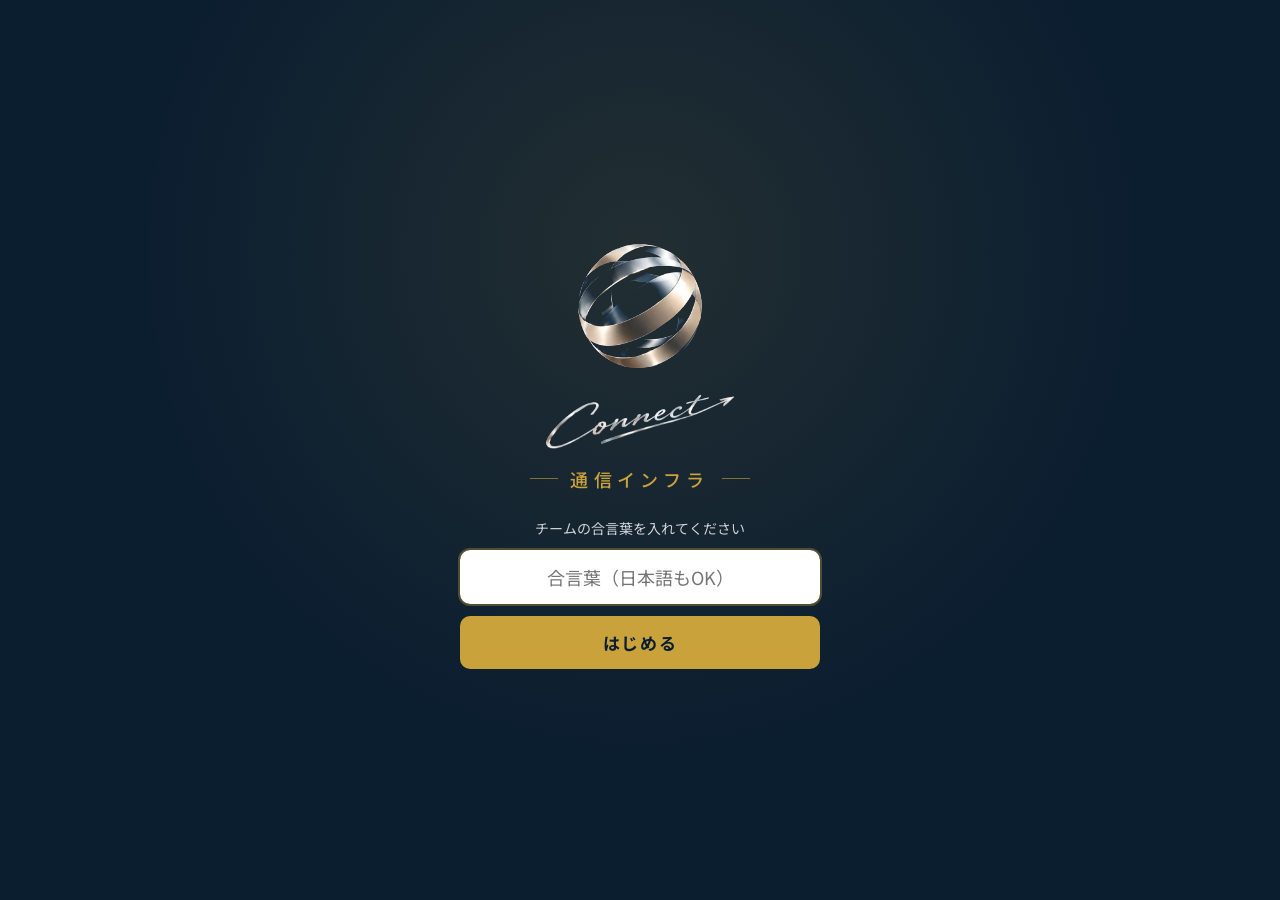
<file: index.html>
<!DOCTYPE html>
<html lang="ja">
<head>
<meta charset="utf-8">
<meta name="viewport" content="width=device-width, initial-scale=1, maximum-scale=1, viewport-fit=cover">
<meta name="apple-mobile-web-app-capable" content="yes">
<meta name="mobile-web-app-capable" content="yes">
<meta name="apple-mobile-web-app-status-bar-style" content="black-translucent">
<meta name="apple-mobile-web-app-title" content="通信インフラ">
<meta name="theme-color" content="#0b1e30">
<link rel="manifest" href="manifest.webmanifest">
<link rel="apple-touch-icon" href="icon-180.png">
<link rel="icon" href="icon-192.png">
<title>通信インフラ</title>
<link href="https://fonts.googleapis.com/css2?family=Noto+Sans+JP:wght@400;500;700&family=Oswald:wght@400;500&display=swap" rel="stylesheet">
<link rel="stylesheet" href="app.css">
</head>
<body>

<!-- 最初の画面：合言葉 → 名前 -->
<div id="login" hidden>
  <div class="box">
    <!-- ロゴは株式会社Connect（connect828.co.jp）のもの。地の紺 #0b1e30 に合わせて置く -->
    <img class="hero-mark" src="logo-mark.png" alt="">
    <img class="hero-text" src="logo-text.png" alt="Connect">
    <b>通信インフラ</b>
    <div id="passStep">
      <p id="passMsg">チームの合言葉を入れてください</p>
      <input type="text" id="passIn" placeholder="合言葉（日本語もOK）" autocomplete="off" autocapitalize="off" spellcheck="false">
      <button id="passOk">はじめる</button>
    </div>
    <div id="nameStep" hidden>
      <p>あなたの名前を選んでください</p>
      <div id="nameList"></div>
      <button class="adminEntry" id="nameAdmin">管理者</button>
    </div>
    <!-- 名前選びから管理者に：合言葉 → 管理者のみ／自分の名前も選ぶ -->
    <div id="adminStep" hidden>
      <p id="adminMsg">管理者の合言葉を入れてください</p>
      <input type="text" id="adminPassIn" placeholder="管理者の合言葉" autocomplete="off" autocapitalize="off" spellcheck="false">
      <button id="adminPassOk" class="goldbtn">次へ</button>
      <button class="backlink" id="adminBack">← 名前の選択にもどる</button>
    </div>
    <div id="adminWhoStep" hidden>
      <p>管理者になりました。使い方を選んでください</p>
      <button class="goldbtn" id="adminOnly">管理者のみで使う</button>
      <small class="hint">カウンターは使わず、管理者画面・顧客進捗・ランキング・KPIを見る</small>
      <p style="margin-top:18px">自分の名前でカウンターも使うときは名前を選ぶ</p>
      <div id="adminNameList" class="nameGrid"></div>
    </div>
  </div>
</div>

<div id="shell" hidden>
  <aside id="side">
    <div class="brand"><img class="mk" src="logo-mark.png" alt=""><div><img class="word" src="logo-text.png" alt="Connect"><b>通信インフラ</b></div></div>
    <nav id="sideNav"></nav>
    <div class="me"><span id="meSide"></span><button class="link" data-act="rename">名前を変える</button></div>
  </aside>

  <header id="top">
    <img class="mk" src="logo-mark.png" alt="">
    <b id="topTitle">カウンター</b>
    <button class="chip" data-act="rename" id="meTop"></button>
  </header>

  <main>
    <!-- カウンター -->
    <section id="v-counter" class="view">
      <div class="head"><h1>カウンター</h1><span class="sub" id="cDate"></span></div>
      <div class="counter">
        <div id="areaSel" class="areasel"></div>
        <div id="goalBox" class="goalbox" hidden></div>
        <div class="summary">
          <div>訪問<b id="knock">0</b></div>
          <div>対面<b id="face">0</b></div>
          <div>提案<b id="talk">0</b></div>
          <div>獲得<b id="apo">0</b></div>
        </div>
        <div id="prodToday"></div>
        <div class="grid" id="grid"></div>
        <button class="undo" id="undo">↩ 直前を取り消す</button>
        <div id="msg"></div>
        <div id="pending"></div>
      </div>
    </section>

    <!-- 顧客進捗 -->
    <section id="v-cust" class="view" hidden>
      <div class="head"><h1>顧客進捗</h1><span class="sub" id="custCount"></span><button class="reload" data-act="reload">更新</button></div>
      <div class="filters">
        <input type="search" id="fText" placeholder="お客様名・カナで探す">
        <select id="fStaff"><option value="">担当：全員</option></select>
        <select id="fEntry"><option value="">エントリー：全部</option><option value="-">（未入力）</option></select>
        <select id="fProd"><option value="">商材：全部</option></select>
        <select id="fArea"><option value="">エリア：全部</option></select>
        <select id="fOpen"><option value="">開通：全部</option><option value="1">開通済み</option><option value="0">未開通</option><option value="x">キャンセル</option></select>
      </div>
      <div id="custBody" ><div class="loading">読み込み中…</div></div>
    </section>

    <!-- ランキング -->
    <section id="v-rank" class="view" hidden>
      <div class="head"><h1>ランキング</h1><button class="reload" data-act="reload">更新</button></div>
      <div id="rankBody" ><div class="loading">読み込み中…</div></div>
    </section>

    <!-- 個人成績・KPI -->
    <section id="v-kpi" class="view" hidden>
      <div class="head"><h1>個人成績・KPI</h1><button class="reload" data-act="reload">更新</button></div>
      <div class="seg" id="kpiMode"><button data-m="all" class="on">全員</button><button data-m="one">一人ずつ</button></div>
      <div id="kpiBody" ><div class="loading">読み込み中…</div></div>
    </section>

    <!-- 管理者 -->
    <section id="v-admin" class="view" hidden>
      <div class="head"><h1>管理者</h1><button class="reload" data-act="reload">更新</button></div>
      <div id="adminBody"></div>
    </section>
  </main>

  <nav id="tabs"></nav>
</div>

<!-- 獲得の入力 -->
<div class="modal" id="appBox"><div class="box">
  <h3>獲得を登録</h3>
  <label>申込日<input type="date" id="appDate"></label>
  <label>エリア<select id="appArea"></select></label>
  <label>商材<select id="product"><option value="">選んでください</option></select></label>
  <label>お客様名<input type="text" id="customer" placeholder="例：山田 太郎"></label>
  <div class="two">
    <label>セイ（カナ）<input type="text" id="sei" placeholder="ヤマダ"></label>
    <label>メイ（カナ）<input type="text" id="mei" placeholder="タロウ"></label>
  </div>
  <div class="err" id="appErr"></div>
  <div class="btns"><button id="appCancel">やめる</button><button class="ok red" id="appOk">登録</button></div>
</div></div>

<!-- 今日の目標（その日最初にカウンターを開いたとき） -->
<div class="modal" id="goalModal"><div class="box">
  <h3>今日の目標</h3>
  <p class="sub" id="goalNote" style="margin:0 0 4px">今日の目標を入れてからスタートしましょう</p>
  <div class="two">
    <label>訪問（軒）<input type="number" id="gVisit" inputmode="numeric" min="1" placeholder="例：80"></label>
    <label>獲得（件）<input type="number" id="gWon" inputmode="numeric" min="0" placeholder="例：2"></label>
  </div>
  <div class="err" id="goalErr"></div>
  <div class="btns"><button id="goalCancel">やめる</button><button class="ok" id="goalOk">スタート</button></div>
</div></div>

<!-- 顧客進捗 1件の更新 -->
<div class="modal" id="custBox"><div class="box wide">
  <h3 id="cbName"></h3>
  <div class="cbInfo" id="cbInfo"></div>
  <div class="two">
    <label>【エントリーステータス】<select id="e-entry"><option value="">（未入力）</option></select></label>
    <label>エントリー日<input type="date" id="e-entryDate"></label>
  </div>
  <div class="two">
    <label>ジャンパ工事予定日<input type="date" id="e-jumper"></label>
    <label>【回線】契約ステータス<select id="e-line"><option value="">（未入力）</option></select></label>
  </div>
  <div class="two">
    <label>【NET】締結年月日<input type="date" id="e-netDate"></label>
    <label>【NET】課金開始日<input type="date" id="e-billDate"></label>
  </div>
  <div class="two">
    <label>工事完了日（＝開通）<input type="date" id="e-done"></label>
    <span></span>
  </div>
  <label>メモ<textarea id="e-memo" rows="3"></textarea></label>
  <div class="err" id="cbErr"></div>
  <p class="sub" id="cbRO" hidden style="margin:6px 0 0">更新は管理者だけができます（「管理者」画面でログイン）</p>
  <div class="btns"><button id="cbCancel">閉じる</button><button class="ok" id="cbOk">保存</button></div>
</div></div>

<!-- 確認 -->
<div class="modal" id="askBox"><div class="box">
  <p id="askText"></p>
  <div class="btns"><button id="askNo">やめる</button><button class="ok" id="askYes">はい</button></div>
</div></div>

<div id="overlay"><div class="spinner"></div><span id="overlayText">記録中…</span></div>
<div id="toast"></div>

<script src="app.js"></script>
</body>
</html>
</file>
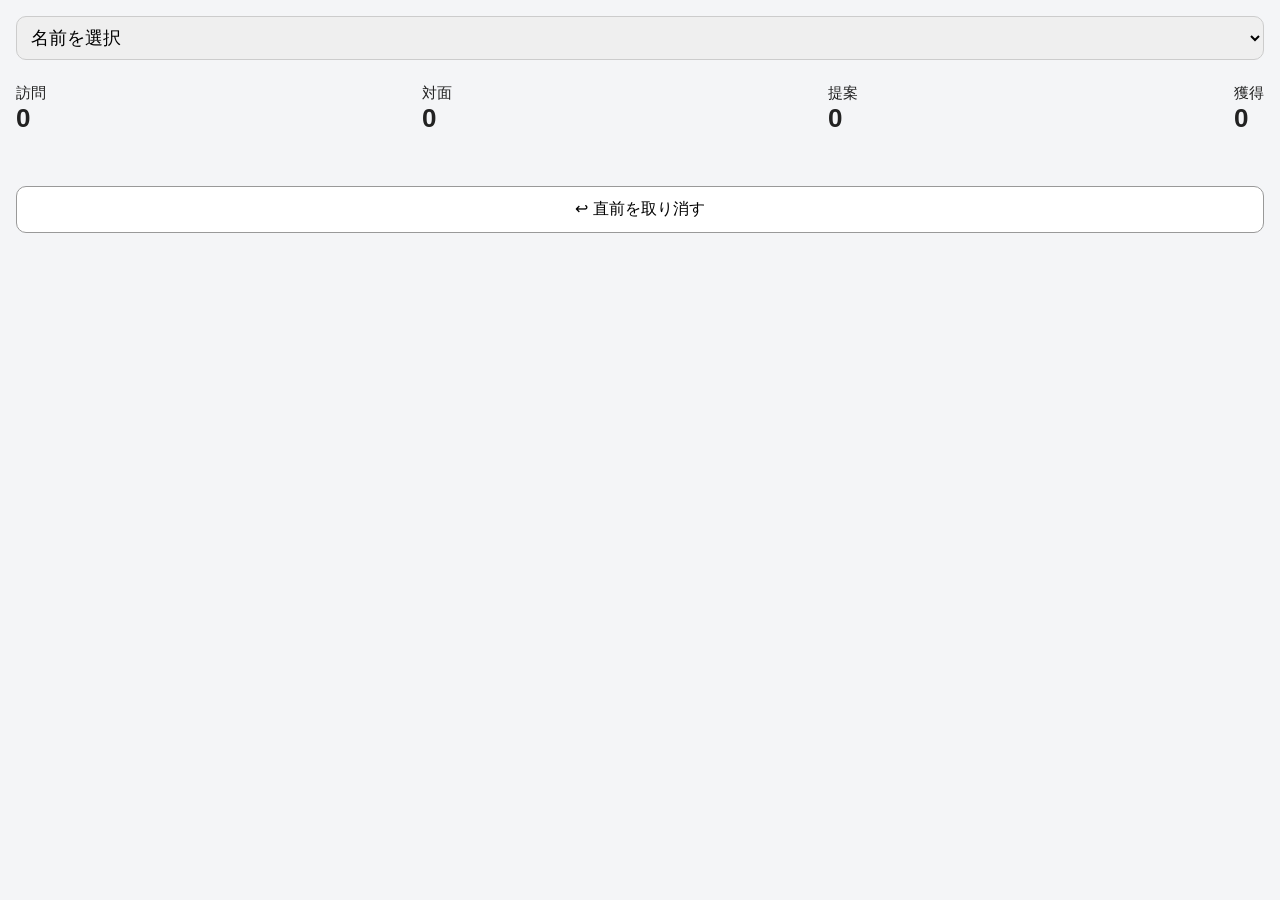
<file: gas/index.html>
<!DOCTYPE html>
<html>
<head>
<base target="_top">
<meta charset="utf-8">
<style>
  * { box-sizing: border-box; -webkit-tap-highlight-color: transparent; }
  body { margin: 0; padding: 16px; font-family: -apple-system, sans-serif; background: #f4f5f7; color: #222; }
  select { width: 100%; font-size: 18px; padding: 10px; border-radius: 10px; border: 1px solid #ccc; }
  .summary { display: flex; justify-content: space-between; margin: 14px 0; font-size: 15px; }
  .summary b { font-size: 26px; display: block; }
  .grid { display: grid; grid-template-columns: 1fr 1fr; gap: 10px; }
  button.r { min-height: 76px; font-size: 17px; font-weight: 600; border: 0; border-radius: 14px; color: #fff; position: relative; }
  button.r:active { transform: scale(.96); }
  button.r span { position: absolute; top: 6px; right: 10px; font-size: 14px; opacity: .9; }
  .undo { margin-top: 14px; width: 100%; padding: 12px; font-size: 16px; border-radius: 10px; border: 1px solid #999; background: #fff; }
  #msg { text-align: center; min-height: 20px; margin-top: 8px; font-size: 14px; color: #666; }
  #pending { display: none; margin-top: 10px; padding: 10px; border-radius: 10px; background: #fff3cd; color: #7a5b00; font-size: 14px; text-align: center; }
  #overlay { display: none; position: fixed; inset: 0; background: rgba(255,255,255,.6); z-index: 10;
             align-items: center; justify-content: center; flex-direction: column; font-size: 16px; font-weight: 600; }
  body.busy #overlay { display: flex; }
  .spinner { width: 44px; height: 44px; border: 5px solid #ccc; border-top-color: #2980b9; border-radius: 50%;
             animation: spin .8s linear infinite; margin-bottom: 10px; }
  #app { display: none; position: fixed; inset: 0; background: rgba(0,0,0,.45); z-index: 20; align-items: center; justify-content: center; padding: 16px; }
  #app.open { display: flex; }
  #app .box { background: #fff; border-radius: 14px; padding: 18px; width: 100%; max-width: 360px; }
  #app h3 { margin: 0 0 12px; font-size: 18px; }
  #app label { display: block; font-size: 14px; color: #555; margin-top: 10px; }
  #app input, #app select { width: 100%; font-size: 18px; padding: 10px; margin-top: 4px; border-radius: 10px; border: 1px solid #ccc; }
  #app .err { color: #d9534f; font-size: 14px; min-height: 18px; margin-top: 6px; }
  #app .btns { display: flex; gap: 10px; margin-top: 8px; }
  #app .btns button { flex: 1; padding: 12px; font-size: 16px; border-radius: 10px; border: 1px solid #999; background: #fff; }
  #app .btns .ok { background: #d9534f; color: #fff; border: 0; font-weight: 600; }
  #app .kana { display: flex; gap: 10px; }
  #app .kana label { flex: 1; }
  .area { display: flex; gap: 8px; margin-top: 10px; }
  .area button { flex: 1; padding: 10px; font-size: 16px; border-radius: 10px; border: 1px solid #ccc; background: #fff; color: #555; }
  .area button.on { background: #18202e; border-color: #18202e; color: #fff; font-weight: 600; }
  #prod { text-align: center; font-size: 14px; color: #555; margin: -6px 0 12px; min-height: 18px; }
  @keyframes spin { to { transform: rotate(360deg); } }
</style>
</head>
<body>
  <select id="name"><option value="">名前を選択</option></select>
  <div class="area" id="area"></div>
  <div class="summary">
    <div>訪問<b id="knock">0</b></div>
    <div>対面<b id="face">0</b></div>
    <div>提案<b id="talk">0</b></div>
    <div>獲得<b id="apo">0</b></div>
  </div>
  <div id="prod"></div>
  <div class="grid" id="grid"></div>
  <button class="undo" id="undo">↩ 直前を取り消す</button>
  <div id="msg"></div>
  <div id="pending"></div>
  <div id="app"><div class="box">
    <h3>獲得を登録</h3>
    <label>申込日<input type="date" id="appDate"></label>
    <label>エリア<select id="appArea"></select></label>
    <label>商材<select id="product"><option value="">選んでください</option></select></label>
    <label>お客様名<input type="text" id="customer" placeholder="例：山田 太郎"></label>
    <div class="kana">
      <label>セイ（カナ）<input type="text" id="sei" placeholder="ヤマダ"></label>
      <label>メイ（カナ）<input type="text" id="mei" placeholder="タロウ"></label>
    </div>
    <div class="err" id="appErr"></div>
    <div class="btns"><button id="appCancel">やめる</button><button class="ok" id="appOk">登録</button></div>
  </div></div>
  <div id="overlay"><div class="spinner"></div><span id="overlayText">記録中…</span></div>

<script>
  const COLORS = { '不在':'#8a8f98', 'インターホンNG':'#2980b9', 'フロントNG':'#2980b9', 'トーク後NG':'#2980b9', '検討':'#b8860b',
                   '獲得':'#d9534f', '対象外':'#555' };
  const FACE = ['フロントNG','対象外','トーク後NG','検討','獲得'];
  const $ = id => document.getElementById(id);
  let results = [], products = [], busy = false, sending = false, sent = {};
  // エリア（大阪／名古屋）：上で選んだエリアで記録する。前回選んだものを覚える
  let areas = [], area = '';
  try { area = localStorage.getItem('area') || ''; } catch (e) {}
  function drawArea() {
    $('area').innerHTML = '';
    areas.forEach(a => {
      const b = document.createElement('button');
      b.textContent = a; b.className = a === area ? 'on' : '';
      b.onclick = () => { area = a; try { localStorage.setItem('area', a); } catch (e) {} drawArea(); };
      $('area').appendChild(b);
    });
  }

  // 押した記録はまずスマホに保存し（未送信）、電波があれば送る。電波がない間はたまっていき、戻ったら送る
  let queue = [];
  try { queue = JSON.parse(localStorage.getItem('queue')) || []; } catch (e) {}
  function saveQueue() { try { localStorage.setItem('queue', JSON.stringify(queue)); } catch (e) {} }
  const day = t => new Date(t).toDateString();

  function render() {
    const name = $('name').value, counts = Object.assign({}, sent);
    queue.filter(q => q.name === name && day(q.ts) === day(Date.now())).forEach(q => counts[q.result] = (counts[q.result] || 0) + 1);
    results.forEach(r => $('c-' + r).textContent = counts[r] || 0);
    const face = FACE.reduce((s, r) => s + (counts[r] || 0), 0);
    $('face').textContent = face;
    $('knock').textContent = face + (counts['不在'] || 0) + (counts['インターホンNG'] || 0);
    $('talk').textContent = (counts['トーク後NG'] || 0) + (counts['検討'] || 0) + (counts['獲得'] || 0);
    $('apo').textContent = counts['獲得'] || 0;
    // 商材ごとの今日の獲得
    const prod = Object.assign({}, sent.products);
    queue.filter(q => q.name === name && q.product && day(q.ts) === day(Date.now())).forEach(q => prod[q.product] = (prod[q.product] || 0) + 1);
    $('prod').textContent = products.map(p => p + ' ' + (prod[p] || 0)).join('・');
    $('pending').style.display = queue.length ? 'block' : 'none';
    $('pending').textContent = '未送信 ' + queue.length + '件（電波が戻ったら自動で送ります）';
  }

  // ひらがなはカタカナに直し、空白は取る
  const kana = s => s.replace(/[\s　]/g, '').replace(/[ぁ-ゖ]/g, c => String.fromCharCode(c.charCodeAt(0) + 0x60));

  // 「獲得」は申込日・商材・お客様名・セイメイ（カナ）を入れてから記録する（申込一覧に反映）
  function openApp() {
    if (!$('name').value) { $('msg').textContent = '名前を選んでください'; return; }
    if (!area) { $('msg').textContent = 'エリア（大阪／名古屋）を選んでください'; return; }
    if (busy) return;
    $('appDate').value = new Date().toLocaleDateString('sv-SE'); // 今日（yyyy-mm-dd）
    $('appArea').value = area;
    ['product', 'customer', 'sei', 'mei'].forEach(id => $(id).value = ''); $('appErr').textContent = '';
    $('app').classList.add('open');
    $('customer').focus();
  }
  $('appCancel').onclick = () => $('app').classList.remove('open');
  $('appOk').onclick = () => {
    const customer = $('customer').value.trim(), appDate = $('appDate').value, product = $('product').value;
    const sei = kana($('sei').value), mei = kana($('mei').value);
    $('sei').value = sei; $('mei').value = mei;
    if (!appDate) { $('appErr').textContent = '申込日を入れてください'; return; }
    if (!product) { $('appErr').textContent = '商材を選んでください'; return; }
    if (!customer) { $('appErr').textContent = 'お客様名を入れてください'; return; }
    if (!sei || !mei) { $('appErr').textContent = 'セイ・メイ（カナ）を入れてください'; return; }
    if (!/^[ァ-ヶー]+$/.test(sei + mei)) { $('appErr').textContent = 'セイ・メイはカタカナで入れてください'; return; }
    if (!$('appArea').value) { $('appErr').textContent = 'エリアを選んでください'; return; }
    $('app').classList.remove('open');
    record('獲得', { appDate: appDate, customer: customer, sei: sei, mei: mei, product: product, area: $('appArea').value });
  };

  function record(result, extra) {
    const name = $('name').value;
    if (!name) { $('msg').textContent = '名前を選んでください'; return; }
    if (!area) { $('msg').textContent = 'エリア（大阪／名古屋）を選んでください'; return; }
    if (busy) return;
    queue.push(Object.assign({ id: Date.now() + '-' + Math.random().toString(36).slice(2, 8), name: name, result: result, ts: Date.now(), area: area }, extra));
    saveQueue();
    $('msg').textContent = '記録しました：' + result + (extra && extra.product ? '（' + extra.product + '）' : '');
    render();
    // 押し間違い防止に少しの間ほかを押せなくする
    setBusy(true, '記録中…');
    setTimeout(() => setBusy(false), 500);
    flush();
  }

  // 未送信をまとめて送る。送れた分だけ消す（同じ記録は二重に入らない）
  function flush() {
    if (sending || !queue.length) return;
    sending = true;
    const batch = queue.slice(0, 50);
    google.script.run
      .withSuccessHandler(r => {
        const ids = r.ids || r;
        sending = false;
        queue = queue.filter(q => !ids.includes(q.id));
        saveQueue();
        loadToday();
        if (queue.length) flush();
      })
      .withFailureHandler(() => { sending = false; render(); })
      .addRecords(batch);
  }

  function undo() {
    const name = $('name').value;
    if (!name) { $('msg').textContent = '名前を選んでください'; return; }
    if (!confirm('直前の記録を取り消しますか？（獲得なら申込一覧の行も消えます）')) return;
    const i = queue.map(q => q.name).lastIndexOf(name);
    if (i >= 0) {
      queue.splice(i, 1); saveQueue(); render();
      $('msg').textContent = '取り消しました（未送信の分）';
      return;
    }
    if (!navigator.onLine) { $('msg').textContent = '電波がない時は、送信済みの記録は取り消せません'; return; }
    setBusy(true, '取り消し中…');
    google.script.run
      .withSuccessHandler(c => { setBusy(false); sent = c; render(); $('msg').textContent = '取り消しました'; })
      .withFailureHandler(e => { setBusy(false); $('msg').textContent = 'エラー: ' + e.message; })
      .undoLast(name);
  }

  // 少しの間、画面全体を覆ってほかのボタンや名前を触れないようにする
  function setBusy(on, text) {
    busy = on;
    if (text) $('overlayText').textContent = text;
    document.body.classList.toggle('busy', on);
    document.querySelectorAll('button, select').forEach(el => el.disabled = on);
  }

  function loadToday() {
    if (!$('name').value) return render();
    google.script.run.withSuccessHandler(c => { sent = c; render(); }).withFailureHandler(render).getToday($('name').value);
  }

  google.script.run.withSuccessHandler(cfg => {
    results = cfg.results; products = cfg.products || [];
    areas = cfg.areas || [];
    if (!areas.includes(area)) area = '';
    areas.forEach(a => $('appArea').add(new Option(a, a)));
    drawArea();
    products.forEach(p => $('product').add(new Option(p, p)));
    cfg.names.forEach(n => $('name').add(new Option(n, n)));
    results.forEach(r => {
      const b = document.createElement('button');
      b.className = 'r'; b.style.background = COLORS[r] || '#333';
      b.innerHTML = r + '<span id="c-' + r + '">0</span>';
      b.onclick = () => r === '獲得' ? openApp() : record(r);
      $('grid').appendChild(b);
    });
    try { const saved = localStorage.getItem('name'); if (saved) $('name').value = saved; } catch (e) {}
    loadToday();
    flush();
  }).getConfig();

  $('name').onchange = () => {
    try { localStorage.setItem('name', $('name').value); } catch (e) {}
    sent = {};
    loadToday();
  };
  $('undo').onclick = undo;
  window.addEventListener('online', flush);
  setInterval(flush, 20000);
  // 開きっぱなしでも、日付が変わったら今日の数字に切り替える（0時に0へ）
  let shownDay = day(Date.now());
  setInterval(() => {
    if (day(Date.now()) === shownDay) return;
    shownDay = day(Date.now()); sent = {}; render(); loadToday();
  }, 30000);
</script>
</body>
</html>
</file>
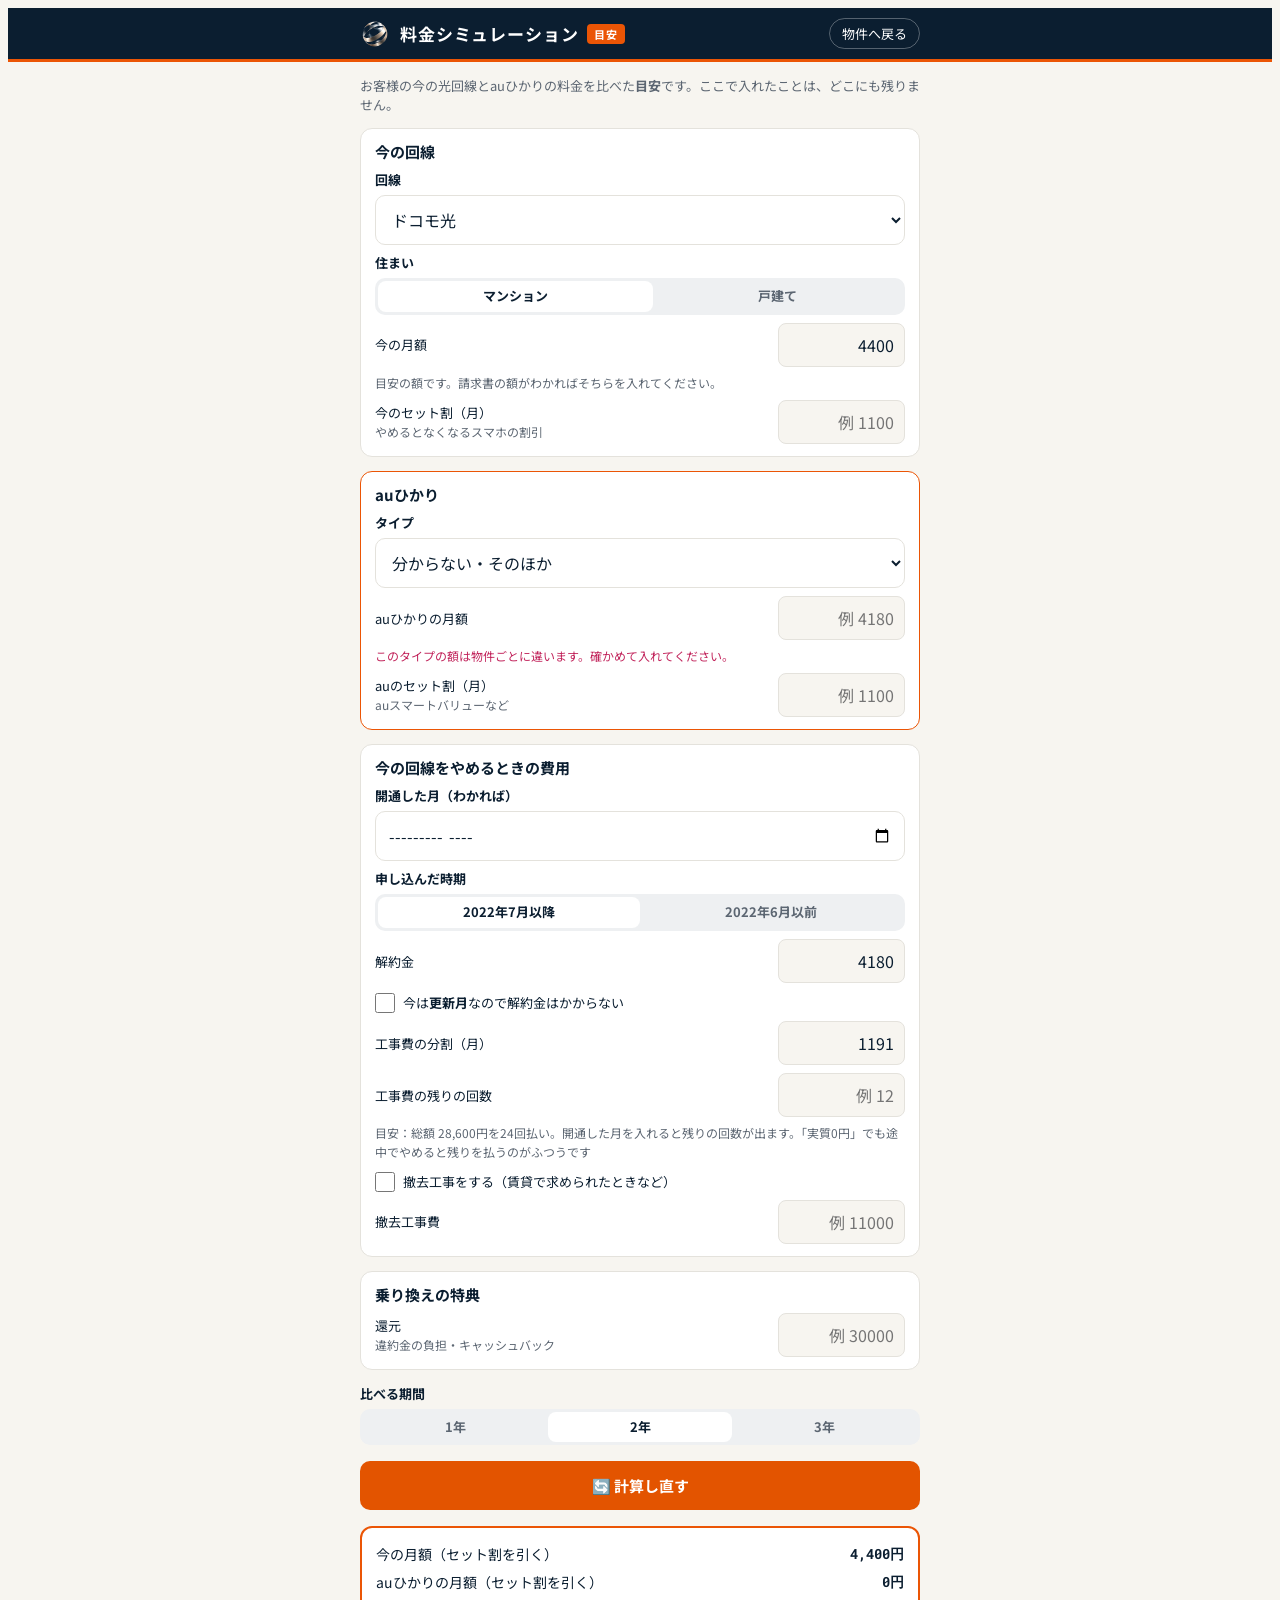
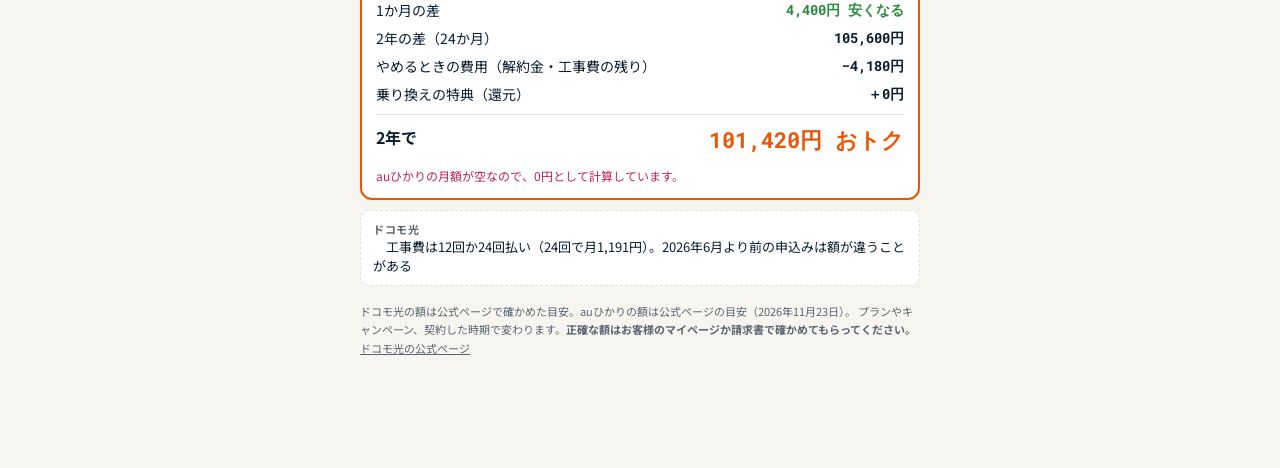
<file: calc.html>
<!doctype html>
<html lang="ja" data-theme="light">
<head>
<meta charset="utf-8">
<meta name="viewport" content="width=device-width, initial-scale=1, maximum-scale=1, viewport-fit=cover">
<title>料金シミュレーション｜通信インフラ</title>
<meta name="theme-color" content="#0B1E30">
<link rel="manifest" href="manifest.webmanifest">
<link rel="apple-touch-icon" href="icon-180.png">
<link rel="icon" href="icon-192.png">
<link rel="stylesheet" href="https://fonts.googleapis.com/css2?family=Noto+Sans+JP:wght@400;500;700&family=Roboto+Mono:wght@500&display=swap">
<link rel="stylesheet" href="visit.css">
<link rel="stylesheet" href="calc.css">
</head>
<body>
<header><div class="hd">
  <img class="mk" src="logo-mark.png" alt="">
  <div class="vt">料金シミュレーション<span class="vtag">目安</span></div>
  <a class="vme" href="visit.html" id="goback">物件へ戻る</a>
</div></header>
<main class="wrap" id="app"><div id="vload">読み込んでいます…</div></main>
<script src="calc.js"></script>
<script>document.getElementById("goback").onclick=e=>{if(history.length>1&&document.referrer.includes("visit.html")){e.preventDefault();history.back()}};</script>
</body>
</html>
</file>
<file: app.css>
/* 通信インフラアプリ。色とロゴは株式会社Connect（connect828.co.jp）に合わせる：紺（ロゴの地）＋金色 */
:root { --ink: #0b1e30; --blue: #9a7019; --gold: #c9a23c; --sub: #5c6672; --line: #e4e2dc; --bg: #f7f5f0; --pale: #f1ece1;
        --green: #1e9e5a; --red: #d9534f; --orange: #f39c12;
        --en: Oswald, "Arial Narrow", sans-serif; --side: 232px; }
* { box-sizing: border-box; -webkit-tap-highlight-color: transparent; }
[hidden] { display: none !important; }
html, body { margin: 0; background: var(--bg); color: var(--ink); }
body { font-family: "Noto Sans JP", "Hiragino Kaku Gothic ProN", "Hiragino Sans", sans-serif; font-size: 15px; -webkit-text-size-adjust: 100%; }
button, input, select, textarea { font: inherit; color: inherit; }
button { cursor: pointer; }
select, input, textarea { border: 1px solid var(--line); border-radius: 10px; background: #fff; padding: 10px 12px; width: 100%; }
select:focus, input:focus, textarea:focus { outline: 2px solid rgba(201,162,60,.35); border-color: var(--blue); }
.mk { width: 30px; height: 30px; flex: none; }
/* ロゴ画像は紺の地つきなので、暗い所は下の紺になじませる（明るい所だけ見える） */
.mk, .hero-mark, .hero-text, .word { mix-blend-mode: lighten; }

/* ===== 最初の画面 ===== */
#login { position: fixed; inset: 0; z-index: 50; background: var(--ink); display: flex; align-items: center; justify-content: center; padding: 24px;
         background-image: radial-gradient(circle at 50% 28%, rgba(201,162,60,.12), transparent 55%); overflow: auto; }
#login .box { width: 100%; max-width: 360px; color: #fff; text-align: center; }
#login .hero-mark { display: block; width: 150px; height: 150px; margin: 0 auto 4px; }
#login .hero-text { display: block; width: 210px; margin: 0 auto; }
#login b { display: flex; align-items: center; justify-content: center; gap: 12px; margin: 8px 0 26px; font-size: 18px; font-weight: 500; letter-spacing: .3em; color: var(--gold); }
#login b::before, #login b::after { content: ""; width: 28px; height: 1px; background: rgba(201,162,60,.6); }
#login p { margin: 0 0 12px; font-size: 14px; color: #cfd2d8; }
#login input { padding: 14px; font-size: 18px; border: 0; text-align: center; color: var(--ink); }
#login #passOk { width: 100%; margin-top: 12px; padding: 14px; font-size: 17px; font-weight: 700; border: 0; border-radius: 10px; background: var(--gold); color: var(--ink); letter-spacing: .1em; }
#nameList { display: grid; grid-template-columns: 1fr 1fr; gap: 8px; max-height: 60vh; overflow: auto; }
#nameList button { padding: 14px 6px; border-radius: 10px; border: 1px solid rgba(255,255,255,.25); background: rgba(255,255,255,.06); color: #fff; font-size: 16px; }
#nameList button:active { background: var(--gold); color: var(--ink); }

/* ===== 枠（スマホ：上のバー＋下のタブ） ===== */
#top { position: sticky; top: 0; z-index: 10; display: flex; align-items: center; gap: 10px;
       padding: calc(10px + env(safe-area-inset-top)) 14px 10px; background: var(--ink); color: #fff; }
#top b { flex: 1; font-size: 17px; letter-spacing: .05em; }
#top { box-shadow: inset 0 -1px 0 rgba(201,162,60,.35); }
.chip { border: 1px solid rgba(255,255,255,.3); background: none; color: #fff; border-radius: 999px; padding: 5px 12px; font-size: 13px; }
main { padding: 14px 14px calc(84px + env(safe-area-inset-bottom)); }
#tabs { position: fixed; left: 0; right: 0; bottom: 0; z-index: 10; display: grid; grid-template-columns: repeat(4, 1fr);
        background: #fff; border-top: 1px solid var(--line); padding-bottom: env(safe-area-inset-bottom); }
#tabs button { border: 0; background: none; padding: 8px 0 7px; display: flex; flex-direction: column; align-items: center; gap: 3px; font-size: 11px; color: var(--sub); }
#tabs button svg { width: 24px; height: 24px; }
#tabs button.on { color: var(--blue); font-weight: 600; }
#side { display: none; }

.head { display: flex; align-items: baseline; gap: 10px; margin: 2px 0 12px; flex-wrap: wrap; }
.head h1 { margin: 0; font-size: 20px; letter-spacing: .04em; }
.sub { color: var(--sub); font-size: 13px; }
.reload { margin-left: auto; border: 1px solid var(--line); background: #fff; color: var(--blue); border-radius: 8px; padding: 5px 12px; font-size: 13px; }
.loading { color: var(--sub); padding: 30px 0; text-align: center; }
.empty { color: var(--sub); padding: 24px; text-align: center; background: #fff; border: 1px dashed var(--line); border-radius: 12px; }
h1 + .sub { margin-right: auto; }

/* ===== パソコン：左のメニュー ===== */
@media (min-width: 900px) {
  #top, #tabs { display: none; }
  #side { display: flex; flex-direction: column; position: fixed; top: 0; bottom: 0; left: 0; width: var(--side); background: var(--ink); color: #fff; padding: 22px 14px; }
  .brand { display: flex; align-items: center; gap: 10px; padding: 0 4px 26px; }
  .brand .mk { width: 52px; height: 52px; }
  .brand .word { display: block; width: 120px; margin: -4px 0 0 -6px; }
  .brand b { display: block; font-size: 12px; font-weight: 500; letter-spacing: .25em; color: var(--gold); }
  #sideNav button { display: flex; align-items: center; gap: 12px; width: 100%; padding: 11px 12px; margin-bottom: 4px; border: 0; border-radius: 10px;
                    background: none; color: #cfd2d8; font-size: 15px; text-align: left; }
  #sideNav button svg { width: 20px; height: 20px; }
  #sideNav button:hover { background: rgba(255,255,255,.06); }
  #sideNav button.on { background: rgba(201,162,60,.16); color: #e6c983; font-weight: 600; box-shadow: inset 3px 0 0 var(--gold); }
  .me { margin-top: auto; padding: 14px 8px 0; border-top: 1px solid rgba(255,255,255,.12); font-size: 14px; }
  .me span { display: block; margin-bottom: 6px; }
  .link { border: 0; background: none; padding: 0; color: #d9bd74; font-size: 12px; text-decoration: underline; }
  main { margin-left: var(--side); padding: 28px 32px 48px; max-width: calc(var(--side) + 1400px); }
  .head h1 { font-size: 24px; }
}

/* ===== カウンター ===== */
.counter { max-width: 520px; }
@media (min-width: 900px) { .counter { margin: 0; } }
.summary { display: flex; justify-content: space-between; background: #fff; border: 1px solid var(--line); border-radius: 12px; padding: 10px 16px; }
.summary div { font-size: 12px; color: var(--sub); }
.summary b { display: block; font-family: var(--en); font-weight: 500; font-size: 30px; color: var(--ink); }
#prodToday { text-align: center; font-size: 13px; color: var(--sub); margin: 8px 0 12px; min-height: 18px; }
.grid { display: grid; grid-template-columns: 1fr 1fr; gap: 10px; }
button.r { min-height: 78px; font-size: 17px; font-weight: 600; border: 0; border-radius: 12px; color: #fff; position: relative;
           box-shadow: 0 2px 0 rgba(0,0,0,.12); letter-spacing: .03em; }
button.r:active { transform: scale(.96); }
button.r span { position: absolute; top: 6px; right: 10px; font-size: 14px; opacity: .9; font-family: var(--en); }
.undo { margin-top: 14px; width: 100%; padding: 12px; font-size: 15px; border-radius: 10px; border: 1px solid var(--line); background: #fff; }
#msg { text-align: center; min-height: 20px; margin-top: 8px; font-size: 14px; color: var(--sub); }
#pending { display: none; margin-top: 10px; padding: 10px; border-radius: 10px; background: #fff3cd; color: #7a5b00; font-size: 14px; text-align: center; }

/* ===== 共通の部品 ===== */
.card { background: #fff; border: 1px solid var(--line); border-radius: 14px; padding: 16px; box-shadow: 0 1px 2px rgba(24,32,46,.05); }
.card h2 { margin: 0 0 12px; font-size: 15px; letter-spacing: .03em; display: flex; align-items: baseline; gap: 8px; }
.card h2 .sub { font-weight: 400; }
.cards { display: grid; gap: 12px; }
@media (min-width: 900px) { .cards.c2 { grid-template-columns: 1fr 1fr; } .cards.c3 { grid-template-columns: repeat(3, 1fr); } .span2 { grid-column: span 2; } .span3 { grid-column: 1 / -1; } }
@media (min-width: 1300px) { .cards.c4 { grid-template-columns: repeat(4, 1fr); } }
@media (min-width: 900px) and (max-width: 1299px) { .cards.c4 { grid-template-columns: repeat(2, 1fr); } }
.seg { display: inline-flex; background: #fff; border: 1px solid var(--line); border-radius: 10px; padding: 3px; margin-bottom: 12px; gap: 2px; }
.seg button { border: 0; background: none; padding: 7px 14px; border-radius: 8px; color: var(--sub); font-size: 14px; }
.seg button.on { background: var(--ink); color: #fff; font-weight: 600; box-shadow: inset 0 -2px 0 var(--gold); }
.bar { height: 10px; background: var(--pale); border-radius: 999px; overflow: hidden; }
.bar i { display: block; height: 100%; background: var(--blue); border-radius: 999px; }
.bar i.done { background: var(--green); }
.bar i.warn { background: var(--gold); }
.num { font-family: var(--en); font-weight: 500; }
.badge { display: inline-block; padding: 2px 8px; border-radius: 999px; font-size: 12px; background: var(--pale); color: var(--sub); white-space: nowrap; }
.badge.blue { background: #e6ebf2; color: #2c4a6b; }
.badge.green { background: #dcf3e6; color: #157244; }
.badge.red { background: #fbe1e0; color: #b23a36; }
.badge.yellow { background: #fff3cd; color: #7a5b00; }
.good { background: #d4efdf !important; }
.bad { background: #f8d7da !important; }

/* ===== 顧客進捗 ===== */
.filters { display: grid; grid-template-columns: 1fr 1fr; gap: 8px; margin-bottom: 12px; }
.filters input { grid-column: 1 / -1; }
.filters select, .filters input { padding: 9px 10px; font-size: 14px; }
@media (min-width: 900px) { .filters { grid-template-columns: 2fr 1fr 1.3fr 1fr 1fr; } .filters input { grid-column: auto; } }
.clist { display: grid; gap: 8px; }
.citem { background: #fff; border: 1px solid var(--line); border-radius: 12px; padding: 12px 14px; text-align: left; width: 100%; }
.citem .t { display: flex; justify-content: space-between; gap: 8px; align-items: baseline; }
.citem .t b { font-size: 16px; }
.citem .k { color: var(--sub); font-size: 12px; }
.citem .m { color: var(--sub); font-size: 13px; margin: 4px 0 6px; }
.citem .s { display: flex; flex-wrap: wrap; gap: 4px; }
.ctable { display: none; }
@media (min-width: 900px) {
  .clist { display: none; }
  .ctable { display: block; overflow: auto; background: #fff; border: 1px solid var(--line); border-radius: 12px; max-height: calc(100vh - 190px); }
  .ctable table { border-collapse: collapse; width: 100%; font-size: 13px; }
  .ctable th { position: sticky; top: 0; background: #f3f6fc; text-align: left; font-weight: 600; color: var(--sub); padding: 9px 10px; border-bottom: 1px solid var(--line); white-space: nowrap; z-index: 1; }
  .ctable td { padding: 9px 10px; border-bottom: 1px solid var(--line); white-space: nowrap; vertical-align: top; }
  .ctable td.memo { white-space: normal; min-width: 180px; max-width: 280px; color: var(--sub); }
  .ctable tbody tr { cursor: pointer; }
  .ctable tbody tr:hover { background: var(--pale); }
  .ctable .k { color: var(--sub); font-size: 11px; }
}

/* ===== ランキング ===== */
.periods { margin-bottom: 12px; }
.mvp { display: flex; align-items: center; gap: 14px; background: linear-gradient(135deg, #fff8dd, #fff); border-color: #f1e2a6; }
.mvp .crown { font-size: 34px; }
.mvp small { color: var(--sub); font-size: 12px; display: block; }
.mvp b { font-size: 20px; }
.goal { margin-bottom: 10px; }
.goal .row { display: flex; justify-content: space-between; font-size: 14px; margin-bottom: 5px; }
.goal .bar { height: 14px; }
.rk { display: grid; grid-template-columns: 36px 1fr auto; gap: 2px 10px; align-items: center; padding: 8px 6px; border-radius: 10px; }
.rk + .rk { margin-top: 2px; }
.rk .pos { grid-row: span 2; text-align: center; font-size: 20px; font-family: var(--en); color: var(--sub); }
.rk .nm { font-weight: 600; }
.rk .ct { font-family: var(--en); font-size: 20px; text-align: right; }
.rk .ct small { font-size: 12px; color: var(--sub); font-family: inherit; margin-left: 2px; }
.rk .dt { grid-column: 2 / 4; display: flex; align-items: center; gap: 8px; font-size: 12px; color: var(--sub); }
.rk .dt .bar { flex: 0 0 38%; height: 7px; }
.rk .dt .bar i { background: var(--gold); }
.rk.m1 { background: #fff4c2; } .rk.m2 { background: #eceff3; } .rk.m3 { background: #f8e3d0; }

/* ===== KPI ===== */
.ktable { overflow: auto; background: #fff; border: 1px solid var(--line); border-radius: 12px; }
.ktable table { border-collapse: collapse; width: 100%; font-size: 13px; }
.ktable th { background: #f3f6fc; color: var(--sub); font-weight: 600; padding: 8px 10px; border-bottom: 1px solid var(--line); white-space: nowrap; text-align: right; position: sticky; top: 0; }
.ktable th:first-child, .ktable td:first-child { text-align: left; position: sticky; left: 0; background: inherit; }
.ktable td { padding: 8px 10px; border-bottom: 1px solid var(--line); text-align: right; white-space: nowrap; font-family: var(--en); font-size: 14px; background: #fff; }
.ktable td:first-child { font-family: inherit; font-weight: 600; font-size: 13px; }
.ktable tr.team td { background: #f3f6fc; font-weight: 600; }
.ktable tbody tr { cursor: pointer; }
.ktable tbody tr:hover td { background: var(--pale); }
.ktable .ach { min-width: 110px; }
.ktable .ach .bar { height: 6px; margin-top: 3px; }
.ktable .ach span { font-size: 12px; color: var(--sub); font-family: inherit; }
.kcards { display: none; }
@media (max-width: 899px) {
  .ktable.wideonly { display: none; }
  .kcards { display: grid; gap: 8px; }
}
.kc { background: #fff; border: 1px solid var(--line); border-radius: 12px; padding: 12px 14px; }
.kc.team { background: #f3f6fc; }
.kc .t { display: flex; justify-content: space-between; align-items: baseline; margin-bottom: 8px; }
.kc .t b { font-size: 16px; }
.kc .nums { display: grid; grid-template-columns: repeat(6, 1fr); text-align: center; gap: 4px; }
.kc .nums div { font-size: 10px; color: var(--sub); }
.kc .nums b { display: block; font-family: var(--en); font-weight: 500; font-size: 18px; color: var(--ink); }
.kc .rates { display: grid; grid-template-columns: repeat(4, 1fr); gap: 4px; margin-top: 8px; }
.kc .rates div { font-size: 10px; color: var(--sub); text-align: center; border-radius: 8px; padding: 4px 0; background: var(--pale); }
.kc .rates b { display: block; font-family: var(--en); font-weight: 500; font-size: 15px; color: var(--ink); }
.kc .achs { display: grid; grid-template-columns: repeat(3, 1fr); gap: 8px; margin-top: 8px; font-size: 11px; color: var(--sub); }
.kc .achs .bar { height: 6px; margin-top: 3px; }
.oneHead { display: flex; gap: 8px; flex-wrap: wrap; align-items: center; margin-bottom: 12px; }
.oneHead select { width: auto; min-width: 160px; font-weight: 600; }
.oneHead .seg { margin: 0; }
.big { display: grid; grid-template-columns: repeat(3, 1fr); gap: 10px; }
.big > div { text-align: center; }
.big small { display: block; color: var(--sub); font-size: 12px; }
.big b { display: block; font-family: var(--en); font-size: 28px; font-weight: 500; }
.big .g { font-size: 12px; color: var(--sub); }
.big .bar { margin-top: 6px; }
table.mini { width: 100%; border-collapse: collapse; font-size: 14px; }
table.mini th { text-align: right; color: var(--sub); font-weight: 400; font-size: 12px; padding: 4px 6px; border-bottom: 1px solid var(--line); }
table.mini td { text-align: right; padding: 7px 6px; border-bottom: 1px solid var(--line); font-family: var(--en); }
table.mini th:first-child, table.mini td:first-child { text-align: left; font-family: inherit; }
table.mini td.j { font-family: inherit; font-size: 12px; }
.hbar { display: grid; grid-template-columns: 112px 1fr 70px; align-items: center; gap: 8px; font-size: 13px; padding: 4px 0; }
.hbar .bar { height: 12px; }
.hbar span:last-child { text-align: right; font-family: var(--en); }
.chart svg { width: 100%; height: auto; display: block; }
.legend { font-size: 12px; color: var(--sub); display: flex; gap: 14px; margin-top: 6px; }
.legend i { display: inline-block; width: 10px; height: 10px; border-radius: 2px; margin-right: 4px; vertical-align: -1px; }

/* ===== 重なる画面 ===== */
.modal { display: none; position: fixed; inset: 0; z-index: 30; background: rgba(24,32,46,.5); align-items: center; justify-content: center; padding: 16px; }
.modal.open { display: flex; }
.modal .box { background: #fff; border-radius: 16px; padding: 20px; width: 100%; max-width: 380px; max-height: calc(100vh - 32px); overflow: auto; }
.modal .box.wide { max-width: 560px; }
.modal h3 { margin: 0 0 12px; font-size: 18px; }
.modal label { display: block; font-size: 13px; color: var(--sub); margin-top: 10px; }
.modal label input, .modal label select, .modal label textarea { margin-top: 4px; font-size: 16px; }
.modal .two { display: grid; grid-template-columns: 1fr 1fr; gap: 10px; }
.modal .two > *, .modal input { min-width: 0; }
.modal .err { color: var(--red); font-size: 14px; min-height: 18px; margin-top: 8px; }
.modal .btns { display: flex; gap: 10px; margin-top: 8px; }
.modal .btns button { flex: 1; padding: 12px; font-size: 16px; border-radius: 10px; border: 1px solid var(--line); background: #fff; color: var(--blue); }
.modal .btns .ok { background: var(--blue); color: #fff; border: 0; font-weight: 600; }
.modal .btns .ok.red { background: var(--red); }
.cbInfo { font-size: 13px; color: var(--sub); background: var(--pale); border-radius: 10px; padding: 8px 12px; line-height: 1.7; }
#askText { font-size: 16px; line-height: 1.6; margin: 0 0 12px; }
@media (max-width: 899px) { #custBox { align-items: flex-end; padding: 0; } #custBox .box { border-radius: 16px 16px 0 0; max-width: none; padding-bottom: calc(20px + env(safe-area-inset-bottom)); } }

#overlay { display: none; position: fixed; inset: 0; background: rgba(255,255,255,.6); z-index: 40; align-items: center; justify-content: center; flex-direction: column; font-size: 16px; font-weight: 600; }
body.busy #overlay { display: flex; }
.spinner { width: 44px; height: 44px; border: 5px solid #ccc; border-top-color: var(--blue); border-radius: 50%; animation: spin .8s linear infinite; margin-bottom: 10px; }
@keyframes spin { to { transform: rotate(360deg); } }
#toast { position: fixed; left: 50%; bottom: calc(90px + env(safe-area-inset-bottom)); transform: translateX(-50%); z-index: 45; background: var(--ink); color: #fff;
         padding: 10px 16px; border-radius: 10px; font-size: 14px; opacity: 0; pointer-events: none; transition: opacity .2s; }
#toast.show { opacity: 1; }

/* 期間の選び方（KPI） */
.periods { display: flex; flex-wrap: wrap; align-items: center; gap: 8px 12px; }
.periods .seg { margin: 0; }
.pnav { display: flex; align-items: center; gap: 6px; }
.pnav b { min-width: 9em; text-align: center; font-size: 15px; }
.pnav button { width: 36px; height: 36px; border-radius: 10px; border: 1px solid var(--line); background: #fff; font-size: 20px; color: var(--blue); line-height: 1; }
.pnav button:disabled { color: #c5ccd8; }
.pnav button.now { width: auto; padding: 0 10px; font-size: 13px; }
.knote { margin: 0 0 10px; }

/* 今日の目標までのカウントダウン（カウンター） */
.goalbox { background: var(--ink); color: #fff; border-radius: 14px; padding: 12px 16px 14px; margin-bottom: 10px; box-shadow: inset 0 -2px 0 var(--gold); }
.goalbox .gh { display: flex; justify-content: space-between; align-items: center; margin-bottom: 6px; }
.goalbox .gh b { font-size: 14px; color: var(--gold); letter-spacing: .05em; }
.link2 { border: 0; background: none; padding: 0; color: #cfd2d8; font-size: 12px; text-decoration: underline; }
.goalbox .gl + .gl { margin-top: 8px; }
.goalbox .gt { display: flex; align-items: baseline; gap: 10px; margin-bottom: 4px; }
.goalbox .gt span { font-size: 13px; color: #cfd2d8; width: 2.5em; }
.goalbox .gt b { font-size: 15px; }
.goalbox .gt em { font-style: normal; font-family: var(--en); font-size: 28px; font-weight: 500; color: #fff; margin: 0 2px; }
.goalbox .gt small { margin-left: auto; color: #9aa6b4; font-size: 12px; }
.goalbox .gl.done .gt b { color: #7fd6a4; font-size: 20px; }
.goalbox .bar { background: rgba(255,255,255,.12); height: 8px; }
.goalbox .bar i { background: var(--gold); }
.goalbox .bar i.done { background: #3fbf7f; }
.goalbox.all { background: linear-gradient(135deg, #0b1e30, #1d3a2c); }

/* 管理者 */
#tabs { grid-template-columns: repeat(6, 1fr); }
.adminLogin { max-width: 420px; }
.adminLogin input { margin: 4px 0; }
.adminLogin .err { color: var(--red); font-size: 13px; min-height: 18px; }
.okbtn { border: 0; border-radius: 10px; background: var(--ink); color: #fff; font-weight: 700; padding: 11px 22px; box-shadow: inset 0 -2px 0 var(--gold); }
.okbtn.small { padding: 8px 14px; font-size: 13px; }
.okbtn:disabled { opacity: .5; }
.adminHead { display: flex; align-items: center; gap: 10px; flex-wrap: wrap; margin-bottom: 12px; }
.adminHead .seg { margin: 0; }
.link3 { margin-left: auto; border: 0; background: none; color: var(--sub); font-size: 12px; text-decoration: underline; }
.stat small { display: block; color: var(--sub); font-size: 12px; }
.stat b { font-family: var(--en); font-size: 28px; font-weight: 500; }
.stat b span { font-family: inherit; font-size: 13px; color: var(--sub); font-weight: 400; margin-left: 2px; }
.brow { display: grid; grid-template-columns: 1fr; gap: 6px; padding: 10px 0; border-top: 1px solid var(--line); }
.brow.none { opacity: .75; }
.bn { display: flex; align-items: center; gap: 8px; }
.bc small { color: var(--sub); font-size: 11px; }
.bt { font-size: 13px; margin-bottom: 3px; }
.bt b { font-family: var(--en); font-size: 17px; font-weight: 500; }
@media (min-width: 700px) { .brow { grid-template-columns: 180px 1fr 1fr; gap: 16px; align-items: center; } }
.madd { display: grid; gap: 8px; }
.mg { display: grid; grid-template-columns: repeat(3, 1fr); gap: 8px; }
.mg label { font-size: 11px; color: var(--sub); }
.mg input, .mg select { padding: 7px 8px; margin-top: 2px; }
.mrow { display: grid; gap: 8px; padding: 12px 0; border-top: 1px solid var(--line); }
.mrow.off .mn b { color: var(--sub); text-decoration: line-through; }
.mn { display: flex; align-items: center; justify-content: space-between; }
.sw { font-size: 13px; display: flex; align-items: center; gap: 6px; }
.sw input { width: 20px; height: 20px; accent-color: var(--ink); }
@media (min-width: 900px) {
  .madd { grid-template-columns: 1.2fr 2fr auto; align-items: end; }
  .mrow { grid-template-columns: 1.2fr 2fr auto; align-items: center; }
}
.gform { display: grid; grid-template-columns: repeat(auto-fill, minmax(110px, 1fr)); gap: 10px; margin-bottom: 8px; }
.gform label { font-size: 13px; color: var(--sub); }
.unit { display: flex; align-items: center; gap: 6px; margin-top: 4px; }
.unit span { color: var(--sub); }
#custBox select:disabled, #custBox input:disabled, #custBox textarea:disabled { background: var(--pale); color: var(--ink); opacity: 1; }
.stats3 { display: grid; grid-template-columns: repeat(3, 1fr); gap: 8px; margin-bottom: 12px; }
.stats3 .card { padding: 10px 12px; }
@media (max-width: 599px) { .stats3 .stat b { font-size: 22px; } .stats3 .stat small { font-size: 10px; } }

/* 名前選びの「管理者」 */
.adminEntry { width: 100%; margin-top: 16px; padding: 12px; border-radius: 10px; border: 1px dashed rgba(201,162,60,.7); background: none; color: var(--gold); font-size: 15px; letter-spacing: .1em; }
#login .goldbtn { width: 100%; margin-top: 12px; padding: 14px; font-size: 16px; font-weight: 700; border: 0; border-radius: 10px; background: var(--gold); color: var(--ink); letter-spacing: .05em; }
#login .backlink { margin-top: 14px; border: 0; background: none; color: #cfd2d8; font-size: 13px; text-decoration: underline; }
#login .hint { display: block; margin-top: 6px; font-size: 12px; letter-spacing: 0; color: #9aa6b4; font-family: inherit; }
.nameGrid { display: grid; grid-template-columns: 1fr 1fr; gap: 8px; max-height: 40vh; overflow: auto; }
.nameGrid button { padding: 12px 6px; border-radius: 10px; border: 1px solid rgba(255,255,255,.25); background: rgba(255,255,255,.06); color: #fff; font-size: 15px; }
#nameList { max-height: 50vh; }
body.admin-only [data-v="counter"] { display: none !important; }
body.admin-only #tabs { grid-template-columns: repeat(5, 1fr); }

/* エリア（大阪／名古屋） */
.areasel { display: flex; align-items: center; gap: 6px; margin-bottom: 10px; }
.areasel span { font-size: 12px; color: var(--sub); margin-right: 2px; }
.areasel button { flex: 1; padding: 9px 0; border-radius: 10px; border: 1px solid var(--line); background: #fff; font-size: 15px; color: var(--sub); }
.areasel button.on { background: var(--ink); border-color: var(--ink); color: #fff; font-weight: 700; box-shadow: inset 0 -2px 0 var(--gold); }
.areasel.need button { border-color: var(--gold); }
.areasel.shake { animation: shake .4s; }
@keyframes shake { 25% { transform: translateX(-4px); } 75% { transform: translateX(4px); } }
.areabar { margin-bottom: 10px; }
.areabar .seg { margin: 0; }
.badge.area { background: var(--ink); color: #fff; }
@media (min-width: 900px) { .filters { grid-template-columns: 2fr 1fr 1.3fr 1fr 1fr 1fr; } }
/* カウンターのボタンを押したとき一瞬光る */
@keyframes hit { from { filter: brightness(1.5); transform: scale(.95); } to { filter: none; transform: none; } }
#grid .r.hit { animation: hit .3s ease-out; }
@media (prefers-reduced-motion: reduce) { #grid .r.hit { animation: none; } }
</file>
<file: visit.css>
/* 訪問の画面（visit.html）だけで使う */
/* 現場スマホ前提の1カラム。上にタブ、下からシート。 */
:root{
  --bg:#f7f4f1; --card:#ffffff; --fg:#1f1a17; --sub:#6b625b; --line:#ece4dd;
  --accent:#d64a00; --au:#eb5505; --hot:#c2255c; --own:#6741d9;
  --r-mi:#eef1f4; --r-mi-t:#7a8592;
  --r-fu:#dbe8fb; --r-fu-t:#1e4a86;
  --r-ke:#fde0e0; --r-ke-t:#9b1c1c;
  --r-so:#e3e3e6; --r-so-t:#3b3f46;
  --r-ih:#e8e2f6; --r-ih-t:#4b3a8a;
  --r-kn:#fff1bf; --r-kn-t:#6b5300;
  --r-ok:#2f9e44; --r-ok-t:#ffffff;
  --r-dg:#1b1b1b; --r-dg-t:#ffd43b;
  --font:"Noto Sans JP","Hiragino Sans","Yu Gothic",sans-serif;
  --mono:"Roboto Mono",ui-monospace,monospace;
}
@media (prefers-color-scheme: dark){:root:not([data-theme="light"]){
  --bg:#16120f; --card:#211b17; --fg:#f2ece8; --sub:#b3a69c; --line:#3a2f28;
  --accent:#ff8a3d; --au:#ff7a26; --hot:#ff6b9a; --own:#a98bff;
  --r-mi:#232a33; --r-mi-t:#8d98a6; --r-fu:#1d3557; --r-fu-t:#bcd6ff;
  --r-ke:#4a1f22; --r-ke-t:#ffc9c9; --r-so:#2f333a; --r-so-t:#d0d4da; --r-ih:#2e2547; --r-ih-t:#cdbfff;
  --r-kn:#4a3d10; --r-kn-t:#ffe08a; color-scheme:dark}}
:root[data-theme="dark"]{
  --bg:#16120f; --card:#211b17; --fg:#f2ece8; --sub:#b3a69c; --line:#3a2f28;
  --accent:#ff8a3d; --au:#ff7a26; --hot:#ff6b9a; --own:#a98bff;
  --r-mi:#232a33; --r-mi-t:#8d98a6; --r-fu:#1d3557; --r-fu-t:#bcd6ff;
  --r-ke:#4a1f22; --r-ke-t:#ffc9c9; --r-so:#2f333a; --r-so-t:#d0d4da; --r-ih:#2e2547; --r-ih-t:#cdbfff;
  --r-kn:#4a3d10; --r-kn-t:#ffe08a; color-scheme:dark}
html,body{height:100%}
body{background:var(--bg);color:var(--fg);font-family:var(--font);font-size:15px}
.wrap{max-width:560px;margin:0 auto;padding-left:max(16px,env(safe-area-inset-left,0px));padding-right:max(16px,env(safe-area-inset-right,0px));padding-block:0 calc(110px + env(safe-area-inset-bottom,0px))}
body::before{content:"";position:fixed;inset:0 0 auto;height:env(safe-area-inset-top,0px);z-index:10;background:var(--card)}
header{position:relative;z-index:5;background:var(--card);border-bottom:1px solid var(--line);border-top:4px solid var(--au)}
.hd{max-width:560px;margin:0 auto;padding-bottom:8px;padding-left:max(16px,env(safe-area-inset-left,0px));padding-right:max(16px,env(safe-area-inset-right,0px));padding-block:10px 0}
.demo{font-size:11px;color:var(--sub)}
body.typing .tabs,body.typing .demo,body.typing .role{display:none}
.who-bar{display:flex;align-items:center;gap:8px;font-size:12px;color:var(--sub);margin-top:4px}.who-bar button{border:1px solid var(--line);background:var(--card);color:var(--accent);border-radius:12px;padding:4px 10px;font:inherit;font-size:12px;cursor:pointer}
.hist2{list-style:none;padding:0;margin:6px 0 0;font-size:13px}.hist2 li{display:grid;grid-template-columns:auto auto auto 1fr;gap:8px;align-items:center;padding:7px 0;border-top:1px solid var(--line)}
.rank{display:flex;justify-content:space-between;padding:8px 0;border-top:1px solid var(--line);font-size:14px}
.tabs{display:flex;position:fixed;left:0;right:0;bottom:0;z-index:15;background:var(--card);border-top:1px solid var(--line);padding:0 max(8px,env(safe-area-inset-left,0px)) env(safe-area-inset-bottom,0px)}
.tab{flex:1;background:none;border:0;border-top:3px solid transparent;padding:12px 0 14px;font-size:14px;font:inherit;font-weight:700;color:var(--sub);cursor:pointer;position:relative}
.tab[aria-selected="true"]{color:var(--accent);border-top-color:var(--accent)}
.badge{display:inline-block;min-width:18px;padding:0 5px;border-radius:9px;background:var(--hot);color:#fff;font-size:11px;line-height:18px;margin-left:4px}
button:focus-visible,input:focus-visible,textarea:focus-visible{outline:2px solid var(--accent);outline-offset:2px}
.search{width:100%;box-sizing:border-box;margin-top:14px;padding:11px 12px;border:1px solid var(--line);border-radius:10px;background:var(--card);color:var(--fg);font:inherit}
.chips{display:flex;gap:6px;flex-wrap:wrap;margin:10px 0}
.chip{border:1px solid var(--line);background:var(--card);color:var(--fg);border-radius:20px;padding:9px 14px;font:inherit;font-size:14px;cursor:pointer}
.chips{flex-wrap:nowrap;overflow-x:auto;scrollbar-width:none;margin-inline:-16px;padding-inline:16px}.chips::-webkit-scrollbar{display:none}.chip{flex:none}
.chip[aria-pressed="true"]{background:var(--accent);color:var(--card);border-color:var(--accent)}
.list{display:flex;flex-direction:column;gap:8px}
.bcard{background:var(--card);border:1px solid var(--line);border-radius:12px;padding:12px 14px;text-align:left;font:inherit;color:inherit;cursor:pointer;display:flex;flex-direction:column;gap:4px}
.bcard .top{display:flex;align-items:center;gap:6px;flex-wrap:wrap}
.bcard b{font-size:16px}
.tag{font-size:11px;font-weight:700;border-radius:6px;padding:2px 7px}
.tag.hot{background:var(--hot);color:#fff}
.tag.own{background:var(--own);color:#fff}
.tag.as{border:1px solid var(--line);color:var(--sub)}
.addr{color:var(--sub);font-size:13px}
.bar{display:flex;height:6px;border-radius:3px;overflow:hidden;background:var(--r-mi);margin-top:4px}
.bar span{display:block}
.nums{font-size:12px;color:var(--sub);font-variant-numeric:tabular-nums}
/* detail */
.back{position:sticky;top:env(safe-area-inset-top,0px);z-index:8;display:flex;align-items:center;gap:8px;width:calc(100% + 32px);margin:0 -16px 10px;padding:12px 16px;background:var(--card);border:0;border-bottom:1px solid var(--line);box-shadow:0 2px 6px rgba(0,0,0,.06);color:var(--accent);font:inherit;font-size:15px;font-weight:700;text-align:left;cursor:pointer;min-height:48px} .back .ar{font-size:24px;line-height:1;margin-top:-2px} .back .bn{margin-left:auto;max-width:45%;overflow:hidden;white-space:nowrap;text-overflow:ellipsis;color:var(--sub);font-size:12px;font-weight:500}
.dt h2{margin:0;font-size:20px;text-wrap:balance}
.note{background:var(--card);border:1px dashed var(--line);border-radius:10px;padding:10px 12px;font-size:13px;margin:10px 0}
.note b{color:var(--sub);font-size:11px;letter-spacing:.05em;display:block}
.seg{display:flex;background:var(--r-mi);border-radius:10px;padding:3px;margin:6px 0 10px}
.seg button{flex:1;border:0;background:none;padding:8px;border-radius:8px;font:inherit;font-weight:700;color:var(--sub);cursor:pointer}
.seg button[aria-pressed="true"]{background:var(--card);color:var(--fg)}
.fl{font-weight:700;font-size:13px;color:var(--sub);padding:10px 2px 4px;display:flex;align-items:center;gap:8px}.edbar{margin:8px 0;display:flex;flex-wrap:wrap;gap:6px;align-items:center}.edbtn{border:1px solid var(--line);background:var(--card);border-radius:8px;padding:6px 10px;font-weight:700}.edbtn[aria-pressed=true]{background:var(--accent);color:#fff}.edrow{display:flex;gap:6px;align-items:center;width:100%}.edrow button,.edfl button{min-width:40px;min-height:36px;border:1px solid var(--line);background:var(--card);border-radius:8px;font-size:16px;font-weight:700}.edfl{margin-left:auto;display:flex;gap:6px;align-items:center;font-weight:400}
.room{display:grid;grid-template-columns:52px auto 1fr;gap:8px;align-items:center;background:var(--card);border:0;border-bottom:1px solid var(--line);padding:15px 8px;width:100%;text-align:left;font:inherit;color:inherit;cursor:pointer}
.room .no{font-family:var(--mono);font-weight:500}
.room .memo{color:var(--sub);font-size:13px;min-width:0;overflow:hidden;text-overflow:ellipsis;white-space:nowrap}
.room .memo.dg{color:var(--r-ke-t);font-weight:700}
.st{font-size:12px;font-weight:700;border-radius:6px;padding:3px 8px;white-space:nowrap}
.grid{display:grid;gap:4px}
.cell{border:0;border-radius:7px;padding:10px 0;font:inherit;font-size:12px;cursor:pointer;line-height:1.25}
.cell small{display:block;font-size:10px}
.gfl{display:flex;align-items:center;justify-content:center;font-size:12px;color:var(--sub)}
.s-mi{background:var(--r-mi);color:var(--r-mi-t)} .s-fu{background:var(--r-fu);color:var(--r-fu-t)}
.s-ke,.s-fr{background:var(--r-ke);color:var(--r-ke-t)} .s-ih{background:var(--r-ih);color:var(--r-ih-t)} .s-so{background:var(--r-so);color:var(--r-so-t)}
.s-kn{background:var(--r-kn);color:var(--r-kn-t)} .s-ok{background:var(--r-ok);color:var(--r-ok-t)}
.s-dg{background:var(--r-dg);color:var(--r-dg-t)}
.s-ka{background:transparent;color:var(--sub);border:1px dashed var(--line)} .s-ak{background:transparent;color:var(--sub);border:1px solid var(--line)}
/* sheet */
.shade{position:fixed;inset:0;background:rgba(0,0,0,.35);z-index:20}
.sheet{position:fixed;left:0;right:0;bottom:0;z-index:21;background:var(--card);border-radius:16px 16px 0 0;max-height:82%;overflow:auto;padding-left:max(16px,env(safe-area-inset-left,0px));padding-right:max(16px,env(safe-area-inset-right,0px));padding-block:12px calc(16px + env(safe-area-inset-bottom,0px))}
.sheet .in{max-width:560px;margin:0 auto}
.grab{width:40px;height:4px;border-radius:2px;background:var(--line);margin:0 auto 10px}
.btns{display:grid;grid-template-columns:repeat(4,1fr);gap:6px;margin:10px 0}
.btns button{border:2px solid transparent;border-radius:10px;padding:14px 2px;font-size:13px;line-height:1.2;font:inherit;font-weight:700;cursor:pointer}
.btns button[aria-pressed="true"]{border-color:var(--fg)}
textarea{width:100%;box-sizing:border-box;border:1px solid var(--line);border-radius:10px;padding:10px;font:inherit;background:var(--bg);color:var(--fg);min-height:54px}
.save{width:100%;margin-top:8px;padding:14px;border:0;border-radius:10px;background:var(--accent);color:var(--card);font:inherit;font-weight:700;cursor:pointer}
.save:disabled{opacity:.4}
.room.gone{opacity:.55}.gonebtn{display:block;margin:16px auto 0;border:0;background:none;color:var(--sub);font:inherit;font-size:13px;text-decoration:underline;cursor:pointer;padding:8px}.rmb{justify-self:end;border:1px solid var(--line);background:var(--card);color:var(--accent);border-radius:8px;padding:6px 10px;font:inherit;font-size:13px;font-weight:700;cursor:pointer}
.det{margin:10px 0;border:1px solid var(--line);border-radius:10px;background:var(--card);padding:0 12px}.det>summary{padding:12px 0;font-weight:700;font-size:14px;color:var(--accent);cursor:pointer}.det[open]>summary{border-bottom:1px solid var(--line);margin-bottom:6px}.det .note{margin:8px 0}
.undo{border:1px solid currentColor;background:none;color:inherit;border-radius:6px;padding:3px 8px;font:inherit;font-size:12px;font-weight:700;cursor:pointer;margin-left:6px}.toast.u{display:flex;align-items:center;gap:6px;white-space:nowrap}
.dgbtn{width:100%;margin:0 0 10px;padding:11px;border:1px dashed var(--line);border-radius:10px;background:none;color:var(--sub);font:inherit;font-weight:700;cursor:pointer}.dgbtn[aria-pressed="true"]{background:var(--r-dg);color:var(--r-dg-t);border:0}
.hist{list-style:none;padding:0;margin:8px 0 0;font-size:13px}
.hist li{display:grid;grid-template-columns:auto auto 1fr;gap:8px;padding:7px 0;border-top:1px solid var(--line);align-items:center}
.hist .who{color:var(--sub);font-size:12px;font-variant-numeric:tabular-nums}
.toast{position:fixed;left:50%;bottom:calc(80px + env(safe-area-inset-bottom,0px));transform:translateX(-50%);background:var(--fg);color:var(--bg);padding:10px 18px;border-radius:20px;font-weight:700;z-index:30}
/* admin */
.adm h3{font-size:15px;margin:18px 0 8px}
.kpis{display:grid;grid-template-columns:repeat(auto-fit,minmax(110px,1fr));gap:8px}
.kpi{background:var(--card);border:1px solid var(--line);border-radius:10px;padding:10px 12px}
.kpi .v{font-size:22px;font-weight:700;font-variant-numeric:tabular-nums}
.kpi .l{font-size:12px;color:var(--sub)}
.tw{overflow-x:auto;background:var(--card);border:1px solid var(--line);border-radius:10px}
table{border-collapse:collapse;width:100%;font-size:13px;font-variant-numeric:tabular-nums}
th,td{padding:8px 10px;border-bottom:1px solid var(--line);text-align:left;white-space:nowrap}
th{color:var(--sub);font-weight:500;font-size:12px}
.ntc{background:var(--card);border:1px solid var(--line);border-left:4px solid var(--hot);border-radius:10px;padding:12px 14px;text-align:left;font:inherit;color:inherit;cursor:pointer;width:100%}
.ntc .when{font-size:12px;color:var(--sub)}
.lead{font-size:13px;color:var(--sub);margin:14px 0 8px}
@media (prefers-reduced-motion:no-preference){.sheet{animation:up .18s ease-out}@keyframes up{from{transform:translateY(30px);opacity:.6}}}
.near{width:100%;margin-top:12px;padding:14px;border:0;border-radius:12px;background:var(--accent);color:var(--card);font:inherit;font-weight:700;font-size:16px;cursor:pointer}
.near[aria-pressed="true"]{background:var(--card);color:var(--accent);border:2px solid var(--accent)}
.here{background:var(--card);border:1px solid var(--line);border-radius:10px;padding:10px 12px;margin-top:8px;font-size:13px;display:flex;align-items:center;gap:8px;justify-content:space-between}
.here button{border:1px solid var(--accent);background:none;color:var(--accent);border-radius:8px;padding:8px 10px;font:inherit;font-size:13px;font-weight:700;cursor:pointer;flex:none}
.dist{font-size:12px;font-weight:700;color:var(--accent);margin-left:auto}
.auto{display:flex;align-items:center;gap:8px;font-size:13px;color:var(--sub);margin-top:10px}.auto input{width:20px;height:20px}
.role{display:flex;align-items:center;gap:6px;font-size:12px;color:var(--sub);margin-top:6px}.role button{border:1px solid var(--line);background:var(--card);color:var(--fg);border-radius:14px;padding:6px 10px;font:inherit;font-size:12px;cursor:pointer}.role button[aria-pressed="true"]{background:var(--fg);color:var(--card);border-color:var(--fg)}
.tag.mine{background:var(--own);color:#fff}.tag.pub{border:1px solid var(--r-ok);color:var(--r-ok)}
pre.txt{white-space:pre-wrap;background:var(--bg);border:1px solid var(--line);border-radius:10px;padding:10px;font-size:12px;max-height:40vh;overflow:auto;font-family:var(--mono)}
.pubrow{display:flex;align-items:center;gap:8px;justify-content:space-between;background:var(--card);border:1px solid var(--line);border-radius:10px;padding:10px 12px}
.pubrow button{border:0;border-radius:8px;padding:9px 12px;background:var(--accent);color:var(--card);font:inherit;font-size:13px;font-weight:700;cursor:pointer;flex:none}
#map{height:calc(100dvh - 330px);min-height:320px;border-radius:12px;border:1px solid var(--line);margin-top:4px;z-index:0}
.leaflet-popup-content{font-family:var(--font);font-size:13px;margin:10px 12px}.leaflet-popup-content b{font-size:14px}
.pop{margin-top:6px;width:100%;padding:9px;border:0;border-radius:8px;background:var(--accent);color:#fff;font:inherit;font-weight:700;cursor:pointer}
.mapsw{display:flex;background:#fff;border-radius:8px;box-shadow:0 1px 4px rgba(0,0,0,.3);overflow:hidden}.mapsw button{border:0;background:#fff;color:#333;padding:9px 12px;font:inherit;font-size:13px;font-weight:700;cursor:pointer}.mapsw button[aria-pressed="true"]{background:var(--accent);color:#fff}
.gm{display:block;text-align:center;margin-top:6px;padding:8px;border:1px solid var(--line);border-radius:8px;color:var(--accent);font-weight:700;text-decoration:none}
.legend{display:flex;gap:10px;flex-wrap:wrap;font-size:12px;color:var(--sub);margin-top:6px}.legend i{display:inline-block;width:10px;height:10px;border-radius:50%;margin-right:4px;vertical-align:-1px}
.memo-f{display:grid;grid-template-columns:1fr 1fr;gap:8px}.memo-f label{font-size:12px;color:var(--sub)}.memo-f input,.memo-f select{width:100%;box-sizing:border-box;margin-top:3px;padding:10px;border:1px solid var(--line);border-radius:8px;background:var(--bg);color:var(--fg);font:inherit;font-size:16px}.memo-f .w{grid-column:1/-1}
.mv{display:grid;grid-template-columns:auto 1fr;gap:3px 10px;font-size:13px;margin-top:4px}.mv dt{color:var(--sub)}.mv dd{margin:0}
.edit{border:1px solid var(--accent);background:none;color:var(--accent);border-radius:8px;padding:6px 10px;font:inherit;font-size:12px;font-weight:700;cursor:pointer;float:right}
body.wide .wrap,body.wide .hd{max-width:1200px}
.tbar{display:flex;gap:8px;flex-wrap:wrap;align-items:center;margin:8px 0}.tbar select,.tbar input{padding:9px 10px;border:1px solid var(--line);border-radius:8px;background:var(--card);color:var(--fg);font:inherit;font-size:14px}
.dl{border:0;border-radius:8px;padding:10px 14px;background:var(--r-ok);color:#fff;font:inherit;font-weight:700;cursor:pointer}
.tw.big{max-height:70vh;overflow:auto}.tw.big th{position:sticky;top:0;background:var(--card)}
.sel{width:100%;box-sizing:border-box;margin-top:8px;padding:10px 12px;border:1px solid var(--line);border-radius:10px;background:var(--card);color:var(--fg);font:inherit}
.more{width:100%;margin-top:10px;padding:12px;border:1px solid var(--line);border-radius:10px;background:var(--card);color:var(--accent);font:inherit;font-weight:700;cursor:pointer}
.tag.part{background:var(--r-kn);color:var(--r-kn-t)}
.tag.chk{background:var(--r-ke);color:var(--r-ke-t)}
.setup{background:var(--card);border:1px solid var(--line);border-radius:12px;padding:14px;margin:10px 0}
.setup .row{display:flex;gap:10px;margin:8px 0}
.setup label{flex:1;font-size:13px;color:var(--sub)}
.setup input{width:100%;box-sizing:border-box;margin-top:4px;padding:10px;border:1px solid var(--line);border-radius:8px;background:var(--bg);color:var(--fg);font:inherit;font-size:16px}
.tous{display:flex;gap:6px;overflow-x:auto;padding:4px 0 8px}
.tous button{flex:none;border:1px solid var(--line);background:var(--card);color:var(--fg);border-radius:8px;padding:7px 10px;font:inherit;font-size:13px;cursor:pointer}
.tous button[aria-pressed="true"]{background:var(--accent);color:var(--card);border-color:var(--accent)}
.tous button.done{border-color:var(--r-ok)}
.small{font-size:12px;color:var(--sub)}
.chg{color:var(--accent);font-weight:700;text-decoration:none;margin-left:4px}
.vback{display:inline-block;color:var(--accent);font-weight:700;text-decoration:none;font-size:13px;padding:2px 0}
#vload{max-width:420px;margin:30vh auto 0;padding:0 16px;text-align:center;color:var(--sub);font-size:14px;line-height:1.7}
.cust{margin:10px 0;padding:10px 12px;border:1px solid var(--line);border-radius:10px;background:var(--card);display:grid;gap:8px;font-size:13px}
.cust label{display:grid;gap:3px;color:var(--sub);font-size:12px}
.cust input,.cust select{font:inherit;font-size:16px;padding:8px 10px;border:1px solid var(--line);border-radius:8px;background:var(--bg,#fff);color:inherit}
.cust .two{display:grid;grid-template-columns:1fr 1fr;gap:8px}
.cust .err{color:#c0392b;font-weight:700;min-height:1em}

/* ===== 通信インフラに合わせる（2026-11-18）=====
   形・文字・紺のバー・下のタブは通信インフラと同じ。差し色は金ではなく au のオレンジにして「訪問」の画面だと分かるようにする。
   結果の色はカウンターのボタンの色（app.js の COLORS）に寄せる：不在＝灰、NG＝青（段階ごとに濃く）、獲得（契約）＝赤、対象外（加入済み）＝濃い灰 */
:root{
  --ink:#0b1e30; --bg:#f7f5f0; --card:#ffffff; --fg:#0b1e30; --sub:#5c6672; --line:#e4e2dc;
  --accent:#e35400; --au:#eb5505;
  --font:"Noto Sans JP","Hiragino Kaku Gothic ProN","Hiragino Sans",sans-serif;
  --r-mi:#eef0f2; --r-mi-t:#6b7480;
  --r-fu:#8a8f98; --r-fu-t:#ffffff;
  --r-ih:#cfe0f1; --r-ih-t:#1d4f80;
  --r-fr:#6fa5d6; --r-fr-t:#ffffff;
  --r-so:#2980b9; --r-so-t:#ffffff;
  --r-kn:#f5c542; --r-kn-t:#4a3600;
  --r-ok:#d9534f; --r-ok-t:#ffffff;
  --r-ka:#555555; --r-ka-t:#ffffff;
}
.s-fu{background:var(--r-fu);color:var(--r-fu-t)}
.s-ih{background:var(--r-ih);color:var(--r-ih-t)}
.s-fr{background:var(--r-fr);color:var(--r-fr-t)}
.s-so{background:var(--r-so);color:var(--r-so-t)}
.s-kn{background:var(--r-kn);color:var(--r-kn-t)}
.s-ok{background:var(--r-ok);color:var(--r-ok-t)}
.s-ka{background:var(--r-ka);color:var(--r-ka-t);border:0}
.btns button[aria-pressed="true"]{border-color:var(--ink);box-shadow:0 0 0 2px #fff inset}
input,select,textarea{border-radius:10px}

/* 上の紺のバー（通信インフラの #top と同じ形）＋オレンジの線と「訪問」の札 */
body::before{background:var(--ink)}
header{background:var(--ink);color:#fff;border:0;box-shadow:inset 0 -3px 0 var(--au)}
.hd{display:flex;align-items:center;gap:10px;padding-block:10px 13px}
.hd .mk{width:30px;height:30px;flex:none;mix-blend-mode:lighten}
.hd .vt{flex:1;display:flex;align-items:center;gap:8px;font-size:17px;font-weight:700;letter-spacing:.05em}
.vtag{font-size:11px;font-weight:700;letter-spacing:.1em;background:var(--au);color:#fff;border-radius:4px;padding:2px 7px}
.vhome{color:#fff;text-decoration:none;font-size:13px;opacity:.85;white-space:nowrap}
.vme{border:1px solid rgba(255,255,255,.3);color:#fff;text-decoration:none;border-radius:999px;padding:5px 12px;font-size:13px;white-space:nowrap;max-width:9em;overflow:hidden;text-overflow:ellipsis}
.who-bar,.role{display:none!important}

/* 下のタブ（通信インフラの #tabs と同じ形。アイコン＋文字、選んだものはオレンジ） */
.tabs{background:#fff;border-top:1px solid var(--line);padding:0 0 env(safe-area-inset-bottom,0px)}
.tab{display:flex;flex-direction:column;align-items:center;gap:3px;border-top:0;padding:8px 0 7px;font-size:11px;font-weight:500;color:var(--sub)}
.tab svg{width:24px;height:24px}
.tab[aria-selected="true"]{color:var(--accent);font-weight:700;border-top:0}
.tab .badge{position:absolute;top:4px;left:calc(50% + 8px);margin:0}
.tab[data-go]{color:var(--sub)}
.cust[hidden]{display:none}
.cust input,.cust select{width:100%;box-sizing:border-box;min-width:0}
[hidden]{display:none!important}

/* マイページ・気になる（★） */
.mytop{background:var(--ink);color:#fff;border-radius:12px;padding:14px 16px;margin:14px 0 6px;box-shadow:inset 0 -3px 0 var(--au)}
.mytop>b{font-size:16px}
.mystat{display:grid;grid-template-columns:1fr 1fr;gap:10px;margin-top:10px}
.mystat div{background:rgba(255,255,255,.08);border-radius:10px;padding:8px 10px;display:flex;flex-wrap:wrap;align-items:baseline;gap:2px 4px;font-size:12px}
.mystat span{width:100%;color:#cfd2d8}
.mystat b{font-size:24px;font-weight:700}
.mystat small{width:100%;color:#cfd2d8}
.myh{font-size:15px;margin:22px 0 8px;display:flex;align-items:center;gap:6px}
.myn{background:var(--au);color:#fff;border-radius:9px;font-size:11px;padding:0 7px;line-height:18px}
.h2row{display:flex;align-items:flex-start;gap:10px}
.h2row h2{flex:1}
.fav{flex:none;border:1px solid var(--line);background:#fff;color:var(--sub);border-radius:999px;padding:6px 12px;font:inherit;font-size:13px;font-weight:700;cursor:pointer;white-space:nowrap}
.fav[aria-pressed="true"]{background:#fff4d6;border-color:#f0b429;color:#a46b00}
.tag.favt{background:#fff4d6;color:#a46b00}

/* 🛠 直してほしい */
.vfb{border:0;background:var(--au);color:#fff;border-radius:999px;padding:5px 11px;font:inherit;font-size:12px;font-weight:700;white-space:nowrap;cursor:pointer}
.fbp{margin:6px 0 10px;color:var(--sub);font-size:13px}
.fbk{display:flex;flex-wrap:wrap;gap:6px;margin-bottom:10px}
.fbk .chip[aria-pressed="true"]{background:var(--accent);color:#fff;border-color:var(--accent)}
.fberr{color:#c0392b;font-weight:700;font-size:13px;min-height:1em;margin-top:4px}
.hd .vt,.vtag,.vfb{white-space:nowrap}
.hd .vt{min-width:0}
@media (max-width:420px){.hd{gap:7px}.hd .mk{width:26px;height:26px}.hd .vt{font-size:15px;gap:5px}.vtag{font-size:10px;padding:1px 5px}.vfb{padding:5px 9px;font-size:11px}.vme{max-width:5.5em;padding:5px 9px;font-size:12px}}

/* auひかりのタイプ（V／G） */
.tyrow{margin-top:4px;font-size:13px;color:var(--sub)}
.tyrow b{color:var(--fg)}
.ty-V{color:#1d4f80}.ty-G{color:#8a5a00}.ty-VG{color:#4b3a8a}
.tag.ty{background:#eef3f9;font-weight:700}.tag.ty-G{background:#fff4d6}.tag.ty-VG{background:#efeaf9}

/* 絞り込みまわりの文字を小さく（スマホで変な改行が出ないように）。2026-11-20 メンバーの声 */
.seg button{font-size:13px;padding:7px 4px;line-height:1.3;flex:1 1 auto}
.chip{font-size:13px;padding:7px 12px}
@media (max-width:400px){.seg button{font-size:12px;padding:7px 2px;letter-spacing:-.02em}}
.seg .segn{display:block;font-size:10px;font-weight:500;opacity:.75;margin-top:1px}
/* 詳細条件 */
.advbtn{display:flex;align-items:center;gap:8px;width:100%;margin-top:10px;padding:10px 12px;border:1px solid var(--line);border-radius:10px;background:var(--card);color:var(--fg);font:inherit;font-size:14px;font-weight:700;cursor:pointer;text-align:left}
.advbtn .advn{background:var(--accent);color:#fff;border-radius:999px;font-size:11px;padding:1px 8px}.advbtn .ar{margin-left:auto;color:var(--sub);font-size:11px}
.adv{margin-top:6px;padding:4px 12px 12px;border:1px solid var(--line);border-radius:10px;background:var(--card)}
.advh{font-size:12px;font-weight:700;color:var(--sub);margin:10px 0 0}
.adv .chips{margin-top:6px}
.advf{display:flex;gap:8px;align-items:center;margin-top:12px}.advf .save{margin:0;flex:1}
.advclr{border:0;background:none;color:var(--sub);font:inherit;font-size:13px;text-decoration:underline;cursor:pointer;padding:8px 4px}
.srow{display:flex;gap:8px;align-items:stretch;margin-top:14px}.srow .search{margin-top:0;flex:1;min-width:0}
.srow .advbtn{width:auto;margin:0;flex:none;padding:0 14px;gap:6px}
.srow .advbtn[aria-expanded="true"]{border-color:var(--accent);color:var(--accent)}
.advsum{display:flex;align-items:center;gap:8px;margin-top:10px;padding:8px 12px;border-radius:10px;background:var(--soft,#fdeee5);font-size:13px;font-weight:700;color:var(--accent)}.advsum span{flex:1;min-width:0}
.advsum button{flex:none;border:1px solid var(--accent);background:var(--card);color:var(--accent);border-radius:8px;padding:5px 10px;font:inherit;font-size:12px;cursor:pointer}
/* 今日の自分 */
.mytoday{display:flex;align-items:baseline;gap:4px;flex-wrap:wrap;margin-top:10px;padding:8px 12px;border-radius:10px;background:var(--card);border:1px solid var(--line);font-size:12px;color:var(--sub)}
.mytoday span{font-weight:700;color:var(--fg);margin-right:6px}.mytoday b{font-size:16px;color:var(--accent);margin-left:6px}
/* 現在地・ルートのボタン */
.nrow{display:flex;gap:8px;margin-top:12px}.nrow .near{margin-top:0;width:auto;min-width:0;flex:1;font-size:14px;padding:12px 6px}.nrow .rbtn{flex:0 0 auto;background:var(--card);color:var(--accent);border:1.5px solid var(--accent);padding:12px 12px}
.route{margin-top:10px;border:1.5px solid var(--accent);border-radius:12px;background:var(--card);padding:8px 10px}
.route .rh{display:flex;align-items:center;justify-content:space-between;margin-bottom:4px;font-size:14px}.route .rh button{border:0;background:none;color:var(--sub);text-decoration:underline;font:inherit;font-size:12px;cursor:pointer}
.rrow{display:flex;align-items:center;gap:10px;width:100%;padding:8px 2px;border:0;border-top:1px solid var(--line);background:none;text-align:left;font:inherit;color:inherit;cursor:pointer}
.rrow .rn{flex:none;width:24px;height:24px;border-radius:50%;background:var(--accent);color:#fff;font-weight:700;font-size:13px;display:flex;align-items:center;justify-content:center}
.rrow.done .rn{background:#2f9e44}.rrow .rb{flex:1;min-width:0;display:flex;flex-direction:column}.rrow .rb b{font-size:14px;white-space:nowrap;overflow:hidden;text-overflow:ellipsis}.rrow .rb small{font-size:11px;color:var(--sub);white-space:nowrap;overflow:hidden;text-overflow:ellipsis}
.rrow .rd{flex:none;font-size:12px;color:var(--accent);font-weight:700}
.rgo{display:block;margin-top:6px;padding:10px;border-radius:10px;background:var(--accent);color:#fff;text-align:center;font-weight:700;text-decoration:none;font-size:14px}
.rnum{background:#e8590c;color:#fff;border:2px solid #fff;border-radius:50%;font-weight:700;font-size:12px;display:flex!important;align-items:center;justify-content:center;box-shadow:0 1px 4px rgba(0,0,0,.35)}
/* 今日の訪問・成績 */
.tag.tdy{background:#efe9ff;color:#5f3dc4}.note.tdyn{border-color:#7048e8}
.nums.score{color:var(--fg)}
.cell,.room{-webkit-touch-callout:none;-webkit-user-select:none;user-select:none}
.adv .chips{flex-wrap:wrap;overflow:visible;margin-inline:0;padding-inline:0}
.rrow .rb em.rt{font-style:normal;color:var(--accent);font-weight:700}
.rrow .rb em.rt.past{color:var(--sub)}
/* 一覧カードの☆ */
.bwrap{position:relative}.bwrap .bcard{width:100%;box-sizing:border-box;padding-right:52px}
.fstar{position:absolute;top:6px;right:6px;z-index:1;min-width:42px;min-height:42px;border:0;background:none;color:#c99a00;font-size:22px;line-height:1;cursor:pointer;display:flex;flex-direction:column;align-items:center;justify-content:center;gap:1px;padding:2px}
.fstar[aria-pressed="false"]{color:var(--sub)}.fstar small{font-size:10px;font-weight:700;color:var(--sub)}
.fav small{margin-left:4px;font-size:11px;opacity:.8}
/* マイページの折りたたみ */
.mysec{margin-top:10px;border:1px solid var(--line);border-radius:12px;background:var(--card);padding:0 12px}
.mysec>summary{list-style:none;cursor:pointer;padding:12px 0;display:flex;align-items:center}.mysec>summary::-webkit-details-marker{display:none}
.mysec>summary::after{content:"▼";margin-left:auto;font-size:11px;color:var(--sub)}.mysec[open]>summary::after{content:"▲"}
.mysec>summary .myh{margin:0}.mysec[open]{padding-bottom:12px}
/* 住んでいる人の傾向 */
.trtags{display:flex;flex-wrap:wrap;gap:4px;margin-top:4px}
.trt{display:inline-flex;align-items:center;gap:3px;font-size:11px;font-weight:700;border-radius:999px;padding:2px 8px;background:#e7f5ff;color:#1864ab;border:1px solid #a5d8ff}
.trt.est{background:none;border-style:dashed;color:var(--sub);border-color:var(--line)}.trt small{font-size:10px;opacity:.8}
.trtags.sm .trt{font-size:10px;padding:1px 7px}
.trbox{margin:10px 0;padding:10px 12px;border:1px solid var(--line);border-radius:10px;background:var(--card)}
.trh{display:flex;align-items:baseline;justify-content:space-between;gap:8px;flex-wrap:wrap;font-size:14px}.trh .small{font-size:11px}
.trin{margin-top:8px}.trin>summary{font-size:13px;font-weight:700;color:var(--accent);cursor:pointer;padding:4px 0}
.trin .chips,.adv .chips{flex-wrap:wrap;overflow:visible;margin-inline:0;padding-inline:0}
.nums.left b{color:var(--accent);font-size:13px}
.mv .src{font-size:10px;font-weight:700;border-radius:4px;padding:0 5px;margin-left:4px;background:var(--line);color:var(--sub)}.mv .src.own{background:#d3f9d8;color:#2b8a3e}
.mv dd.est{color:var(--sub)}
/* 場所を決める段：現在地｜市区 */
.prow{display:flex;gap:8px;margin-top:12px;align-items:stretch}.prow .near{margin:0;width:auto;flex:0 0 auto;font-size:14px;padding:10px 12px}
.prow .sel{margin:0;flex:1;min-width:0;font-size:14px}
.rbtn2{display:block;width:100%;margin-top:10px;padding:10px;border:1.5px dashed var(--accent);border-radius:12px;background:none;color:var(--accent);font:inherit;font-size:14px;font-weight:700;cursor:pointer}
.route>summary.rh{list-style:none;cursor:pointer;gap:8px}.route>summary::-webkit-details-marker{display:none}
.route .rnext{flex:1;min-width:0;font-size:12px;color:var(--accent);font-weight:700;white-space:nowrap;overflow:hidden;text-overflow:ellipsis}
.route:not([open]) .rh{margin:0}
.rbtn3{display:block;margin:6px auto 0;border:0;background:none;color:var(--sub);text-decoration:underline;font:inherit;font-size:12px;cursor:pointer}
.pop.rt{background:var(--card);color:var(--accent);border:1.5px solid var(--accent)}.pop.rt.on{background:#2f9e44;color:#fff;border-color:#2f9e44}
.h2row .fav.rtb.on{background:#2f9e44;color:#fff;border-color:#2f9e44}
.clash{color:#c92a2a!important;font-weight:700;font-size:11px}
/* ルートの行の「外す」 */
.rwrap{display:flex;align-items:center;border-top:1px solid var(--line)}.rwrap .rrow{border-top:0;flex:1;min-width:0}
.rx{flex:none;width:36px;height:36px;border:0;background:none;color:var(--sub);font-size:18px;cursor:pointer}
.rfoot{display:flex;justify-content:space-between;margin-top:4px}
.rrow2{display:flex;gap:8px}.rrow2 .rbtn2{flex:1}.rbtn2.sel{border-style:solid;border-color:var(--line);color:var(--fg)}
/* まとめて選ぶ */
.bwrap.selm .bcard{padding-left:46px}.bwrap.on .bcard{border-color:var(--accent);background:var(--soft,#fdeee5)}
.sck{position:absolute;left:10px;top:50%;transform:translateY(-50%);z-index:1;width:26px;height:26px;border-radius:7px;border:2px solid var(--line);background:var(--card);color:#fff;font-weight:700;cursor:pointer;padding:0}
.sck[aria-pressed="true"]{background:var(--accent);border-color:var(--accent)}
.selbar{position:fixed;left:0;right:0;bottom:calc(64px + env(safe-area-inset-bottom,0px));z-index:20;display:flex;align-items:center;gap:8px;padding:10px 16px;background:var(--ink,#13202e);color:#fff;font-size:13px;font-weight:700;box-shadow:0 -2px 8px rgba(0,0,0,.2)}
.selbar span{flex:1}.selbar button{border:0;border-radius:8px;padding:9px 12px;font:inherit;cursor:pointer}#selCancel{background:none;color:#fff;text-decoration:underline}#selGo{background:var(--au,#eb5505);color:#fff}#selGo:disabled{opacity:.5}
/* ここも寄れそう */
.rsug{margin-top:8px;padding:8px;border-radius:10px;background:var(--soft,#fdeee5)}
.rsh{font-size:12px;font-weight:700;color:var(--accent);margin-bottom:4px}
.rsr{display:flex;align-items:center;gap:6px;padding:4px 0;border-top:1px dashed var(--line)}.rsr:first-of-type{border-top:0}
.rsb{flex:1;min-width:0;display:flex;flex-direction:column;align-items:flex-start;border:0;background:none;text-align:left;font:inherit;color:inherit;cursor:pointer;padding:2px}
.rsb b{font-size:13px;white-space:nowrap;overflow:hidden;text-overflow:ellipsis;max-width:100%}.rsb small{font-size:11px;color:var(--sub)}
.rsa{flex:none;border:1.5px solid var(--accent);background:var(--card);color:var(--accent);border-radius:8px;padding:6px 8px;font:inherit;font-size:12px;font-weight:700;cursor:pointer}
.sugtag{font-size:14px;line-height:1;filter:drop-shadow(0 1px 1px rgba(0,0,0,.4))}
.selbar .sgn{display:block;font-size:11px;font-weight:500;color:#ffd43b;margin-top:2px}
.selbar span{min-width:0;line-height:1.3}.selbar .sgn{white-space:normal}
.advtop{display:flex;align-items:baseline;justify-content:space-between}.advtop .advclr{padding:6px 0}
.estck{display:flex;gap:10px;align-items:flex-start;margin:10px 0 2px;padding:10px;border-radius:10px;background:#fff9db;border:1px solid #ffe066;cursor:pointer}
.estck input{width:20px;height:20px;flex:none;margin:1px 0 0;accent-color:var(--accent)}.estck span{display:flex;flex-direction:column;gap:2px}.estck b{font-size:13px}.estck small{font-size:11px;color:var(--sub);line-height:1.4}
.tsel{display:flex;gap:6px;align-items:stretch;margin-top:6px}.tsel select{flex:1;min-width:0;padding:10px;border:1px solid var(--line);border-radius:10px;background:var(--card);color:var(--fg);font:inherit;font-size:16px;font-weight:700}
.tnav{flex:none;width:44px;border:1px solid var(--line);border-radius:10px;background:var(--card);color:var(--accent);font-size:22px;font-weight:700;cursor:pointer}.tnav:disabled{opacity:.35}
.rmore{margin-top:10px;border-top:1px solid var(--line);padding-top:6px}.rmore>summary{cursor:pointer;font-size:13px;font-weight:700;color:var(--sub);padding:6px 0}.rmore .dgt{margin-left:6px;color:var(--r-ke-t,#c92a2a)}
.hrow{display:flex;align-items:baseline;gap:8px;margin-top:4px;font-weight:700}.hrow span{flex:1;min-width:0}
.edit2{flex:none;border:1px solid var(--accent);background:var(--card);color:var(--accent);border-radius:8px;padding:3px 10px;font:inherit;font-size:12px;font-weight:700;cursor:pointer}
.nowbtn{flex:none;border:1px solid var(--line);border-radius:10px;background:var(--card);color:var(--fg);font:inherit;font-size:13px;font-weight:700;padding:0 10px;cursor:pointer;white-space:nowrap}
.nowbtn[aria-pressed="true"]{background:var(--accent);border-color:var(--accent);color:#fff}
.mytoday2{display:flex;align-items:baseline;gap:2px;width:100%;margin-top:8px;padding:4px 2px;border:0;background:none;color:var(--sub);font:inherit;font-size:12px;cursor:pointer;text-align:left}
.mytoday2 b{color:var(--accent);font-size:14px;margin-left:2px}.mytoday2 span{margin-left:auto;font-size:16px}
.bcard .meta{display:flex;flex-wrap:wrap;gap:4px;align-items:center}.bcard .meta .tag{font-size:10px;padding:1px 6px}.bcard .meta .trt{font-size:10px;padding:1px 7px}
.nums b.lft{color:var(--accent);font-size:13px}
/* 今日の動き */
.tdrow{display:flex;align-items:center;gap:10px;padding:8px 10px;border:1px solid var(--line);border-radius:10px;background:var(--card)}.tdrow.me{border-color:var(--accent)}
.tdn{flex:none;width:24px;text-align:center;font-weight:700;color:var(--sub)}.tdrow>b{flex:none;min-width:4em}.tdv{flex:1;min-width:0;text-align:right;font-size:12px;color:var(--sub)}.tdv b{font-size:16px;color:var(--accent);margin-right:2px}.tdv small{display:block;font-size:11px}
.pace{margin-top:8px;padding:8px 12px;border-radius:10px;background:#fff9db;border:1px solid #ffe066;font-size:13px;font-weight:700}.pace.warn{background:#fff0f0;border-color:#ffa8a8;color:#c92a2a}.pace.good{background:#ebfbee;border-color:#8ce99a;color:#2b8a3e}
tr.idle td{color:#c92a2a;font-weight:700}
/* 条件の箱（短く） */
.agrid{display:grid;grid-template-columns:1fr 1fr;gap:8px;margin-top:6px}
.asel{display:flex;flex-direction:column;gap:2px;font-size:11px;color:var(--sub);font-weight:700;min-width:0}
.asel select{width:100%;min-width:0;padding:8px;border:1px solid var(--line);border-radius:8px;background:var(--bg);color:var(--fg);font:inherit;font-size:14px;font-weight:700}
.asel select:has(option:checked:not([value=""]):not([value="0"]):not([value="all"]):not([value="t"])){border-color:var(--accent);color:var(--accent)}
.amul{margin-top:8px;border:1px solid var(--line);border-radius:8px;background:var(--bg)}
.amul>summary{list-style:none;cursor:pointer;display:flex;align-items:center;gap:8px;padding:9px 10px;font-size:12px;color:var(--sub);font-weight:700}.amul>summary::-webkit-details-marker{display:none}
.amul>summary b{flex:1;min-width:0;text-align:right;color:var(--fg);font-size:14px;white-space:nowrap;overflow:hidden;text-overflow:ellipsis}.amul>summary::after{content:"▼";font-size:10px}.amul[open]>summary::after{content:"▲"}
.amul .chips{padding:0 10px 10px;margin:0}
.tag.ty-NONE{background:#fff0f0;color:#c92a2a}.tag.ty-UR,.tag.ty-URG,.tag.ty-GIGA,.tag.ty-RES,.tag.ty-E{background:#f1f3f5;color:#495057}
.hd .mk,.hd .vt{cursor:pointer}
.kno{display:flex;align-items:center;gap:8px;margin:8px 0 2px;font-size:13px;color:var(--sub)}.kno b{color:var(--fg);font-family:var(--mono,monospace)}.rrow .rb b .tag,.rsb b .tag{font-size:10px;padding:0 5px;vertical-align:1px}
.tyd{margin-left:6px;font-size:12px;color:var(--sub)}.tyt{font-size:12px;color:#c92a2a;margin-top:2px}
/* 印をそろえる（1行目は同じ形・同じ大きさ、塗りつぶし） */
.bcard .top{align-items:center}
.bcard .top .tag,.leaflet-popup-content .tag{font-size:11px;line-height:1.5;padding:1px 8px;border-radius:6px;border:0;white-space:nowrap}
.tag.ty{color:#fff;background:#6c757d}
.tag.ty-V{background:#1c6db5;color:#fff}.tag.ty-G{background:#c27a00;color:#fff}.tag.ty-VG{background:#6741d9;color:#fff}.tag.ty-E{background:#0b7285;color:#fff}
.tag.ty-UR,.tag.ty-URG,.tag.ty-GIGA,.tag.ty-RES{background:#495057;color:#fff}
.tag.ty-NONE{background:#fff;color:#c92a2a;box-shadow:inset 0 0 0 1px #c92a2a}
.bcard .tg{display:flex;flex-wrap:wrap;gap:4px;align-items:center}.bcard .tg .tag{font-size:11px;line-height:1.5;padding:1px 8px;border-radius:6px;border:0;white-space:nowrap}
/* 物件ページの「料金シミュレーション」（calc.html へ） */
.simbtn{display:flex;flex-direction:column;gap:2px;margin:12px 0;padding:11px 14px;border:2px solid var(--au);border-radius:12px;background:var(--card);color:var(--fg);text-decoration:none}
.simbtn b{color:var(--au);font-size:15px}.simbtn small{font-size:12px;color:var(--sub)}
</file>
<file: calc.css>
/* 解約金・料金シミュレーション（calc.html）だけで使う。色は visit.css のものを使う */
:root{--good:#2b8a3e}
@media (prefers-color-scheme: dark){:root:not([data-theme="light"]){--good:#69db7c}}
:root[data-theme="dark"]{--good:#69db7c}
.cq{margin-top:14px}
.cq>label,.cq>.ql{display:block;font-size:13px;font-weight:700;margin-bottom:6px}
.cq select,.cq input[type=month],.cq input[type=number]{width:100%;box-sizing:border-box;padding:11px 12px;border:1px solid var(--line);border-radius:10px;background:var(--card);color:var(--fg);font:inherit;font-size:16px}
.cq .seg{margin:0}
.cbox{background:var(--card);border:1px solid var(--line);border-radius:12px;padding:12px 14px;margin-top:14px}
.cbox h2{font-size:15px;margin:0 0 4px}
.crow{display:grid;grid-template-columns:1fr 8.5em;gap:8px;align-items:center;margin-top:8px}
.crow label{font-size:13px}
.crow input.ng{border-color:var(--hot)}
.crow input{width:100%;box-sizing:border-box;padding:9px 10px;border:1px solid var(--line);border-radius:8px;background:var(--bg);color:var(--fg);font:inherit;font-size:16px;text-align:right;font-variant-numeric:tabular-nums}
.yen{font-family:var(--mono);font-variant-numeric:tabular-nums}
.ck{display:flex;gap:8px;align-items:flex-start;margin-top:10px;font-size:13px}
.ck input{width:20px;height:20px;flex:none;margin:0}
.hint{font-size:12px;color:var(--sub);margin-top:6px;line-height:1.6}
.warn{color:var(--hot)}
.ctot{background:var(--card);border:2px solid var(--au);border-radius:12px;padding:12px 14px;margin-top:16px}
.ctot .line{display:flex;justify-content:space-between;gap:8px;padding:4px 0;font-size:14px}
.ctot .line b{font-family:var(--mono);white-space:nowrap}
.ctot .big{border-top:1px solid var(--line);margin-top:6px;padding-top:10px;font-size:16px;font-weight:700}
.ctot .big b{font-size:22px;color:var(--au)}
.src{font-size:11px;color:var(--sub);margin-top:16px;line-height:1.7}
.src a{color:var(--sub)}
.bname{font-weight:700;font-size:15px;margin-top:12px}
.bname .small{margin-left:6px}
.cbox .cq{margin-top:8px}
.cbox.au{border-color:var(--au)}
.ctot .good b{color:var(--good)}
.ctot .bad b,.ctot .neg b{color:var(--hot)!important}
#calc{margin-top:16px}
@keyframes calcflash{from{box-shadow:0 0 0 4px var(--au)}to{box-shadow:0 0 0 0 transparent}}
.ctot.flash{animation:calcflash .8s ease-out}
@media (prefers-reduced-motion: reduce){.ctot.flash{animation:none}}
</file>
